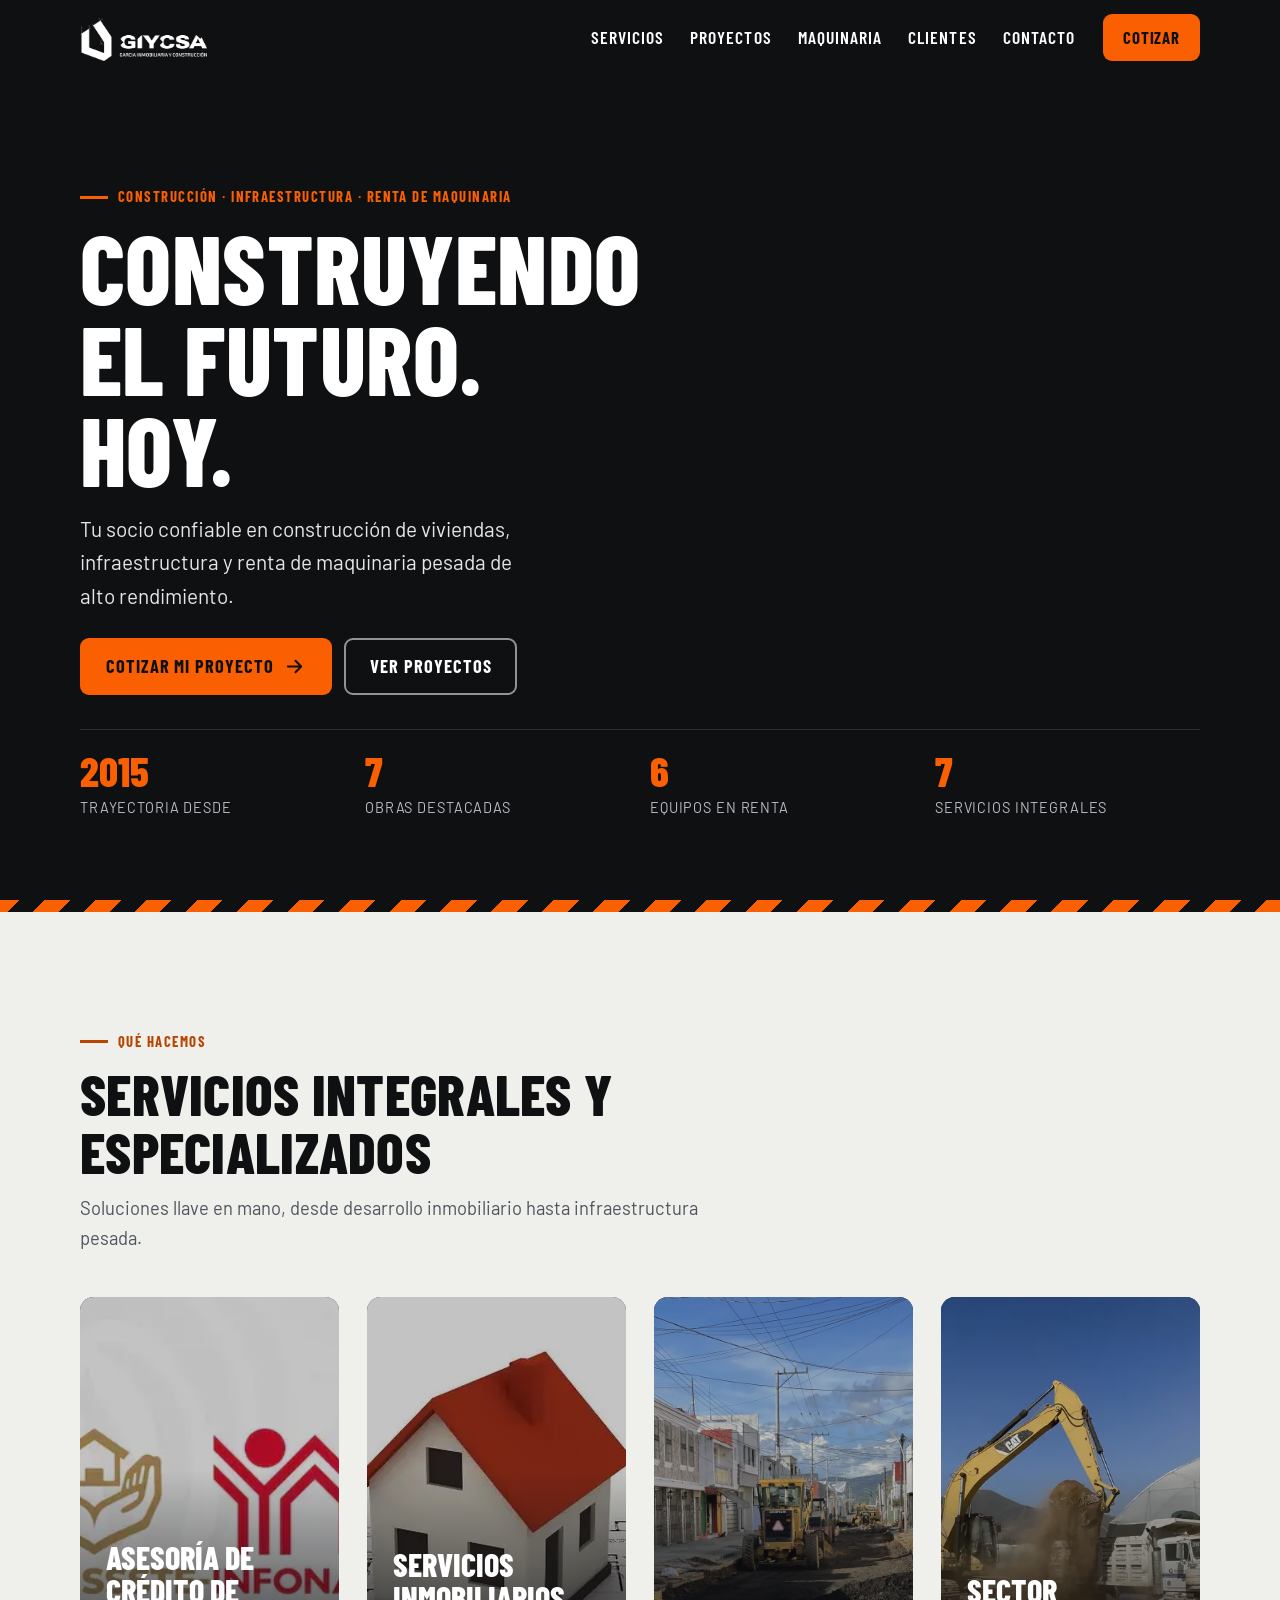
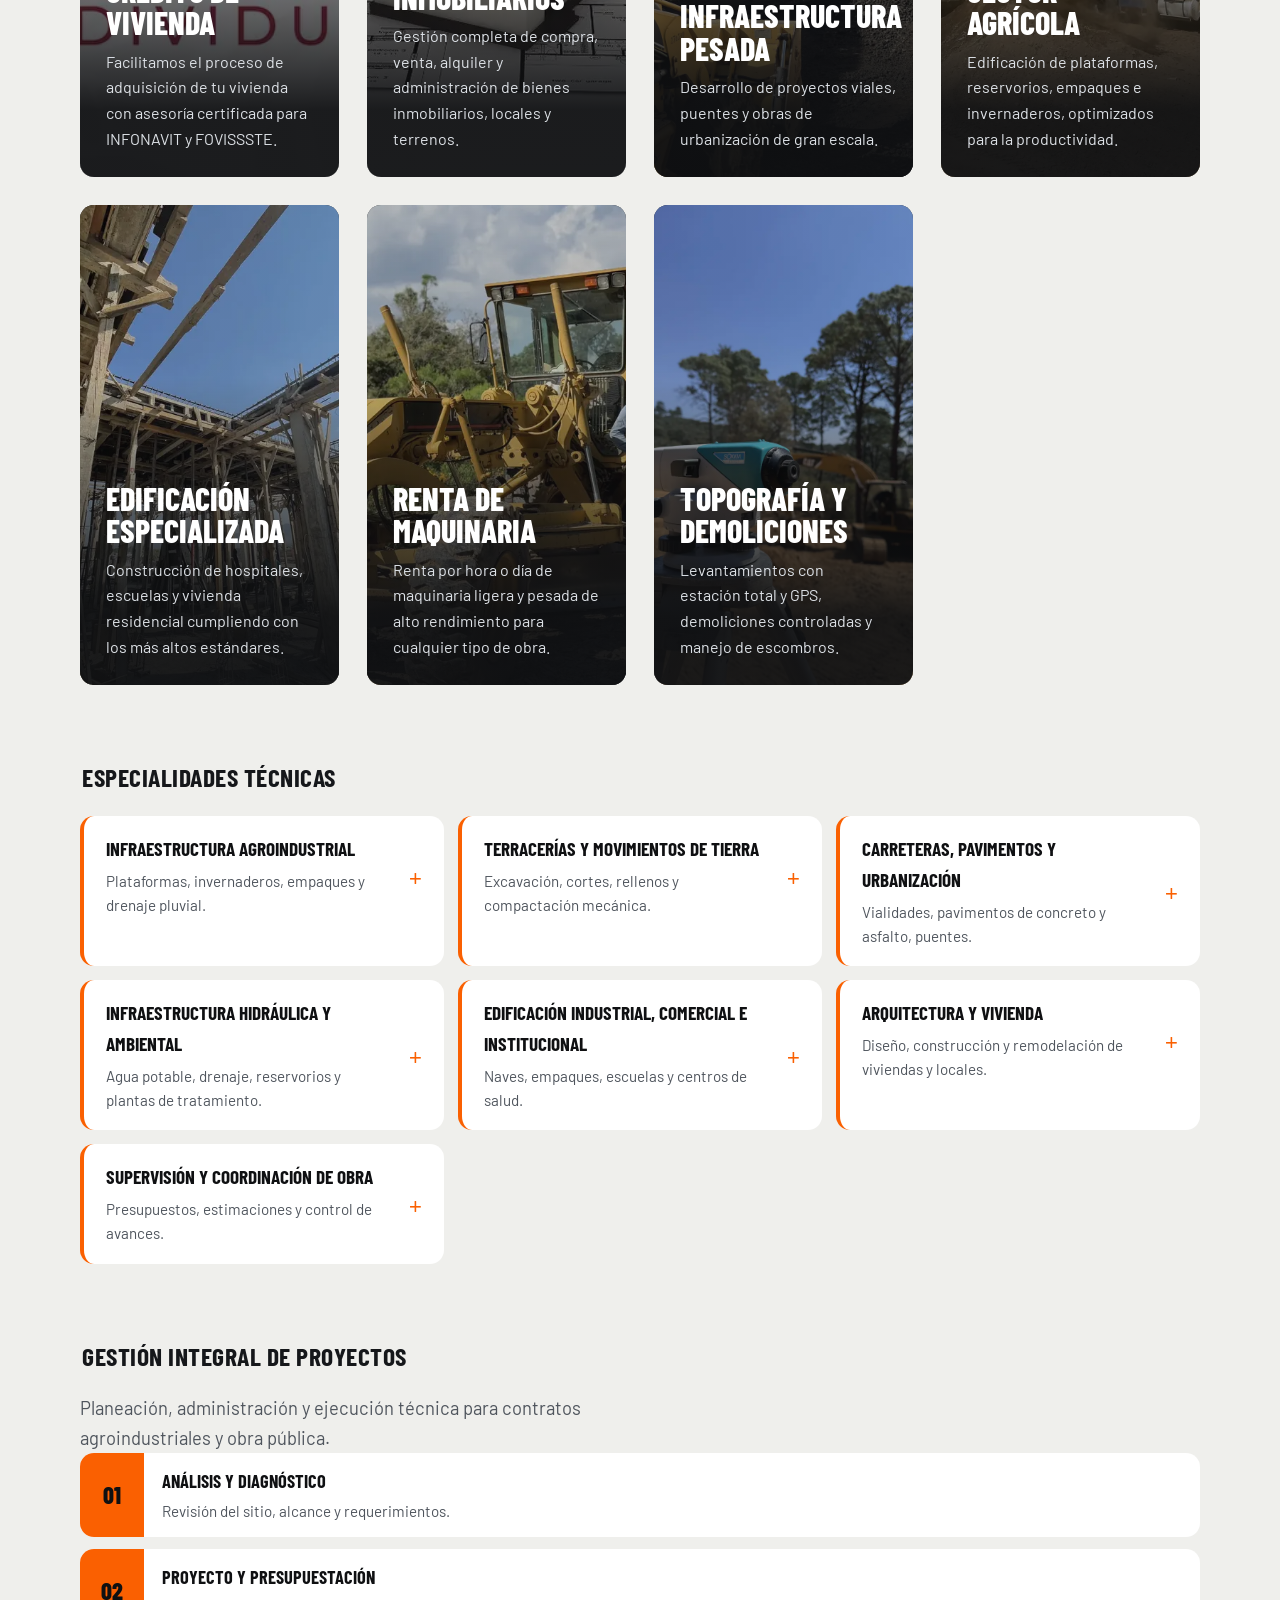
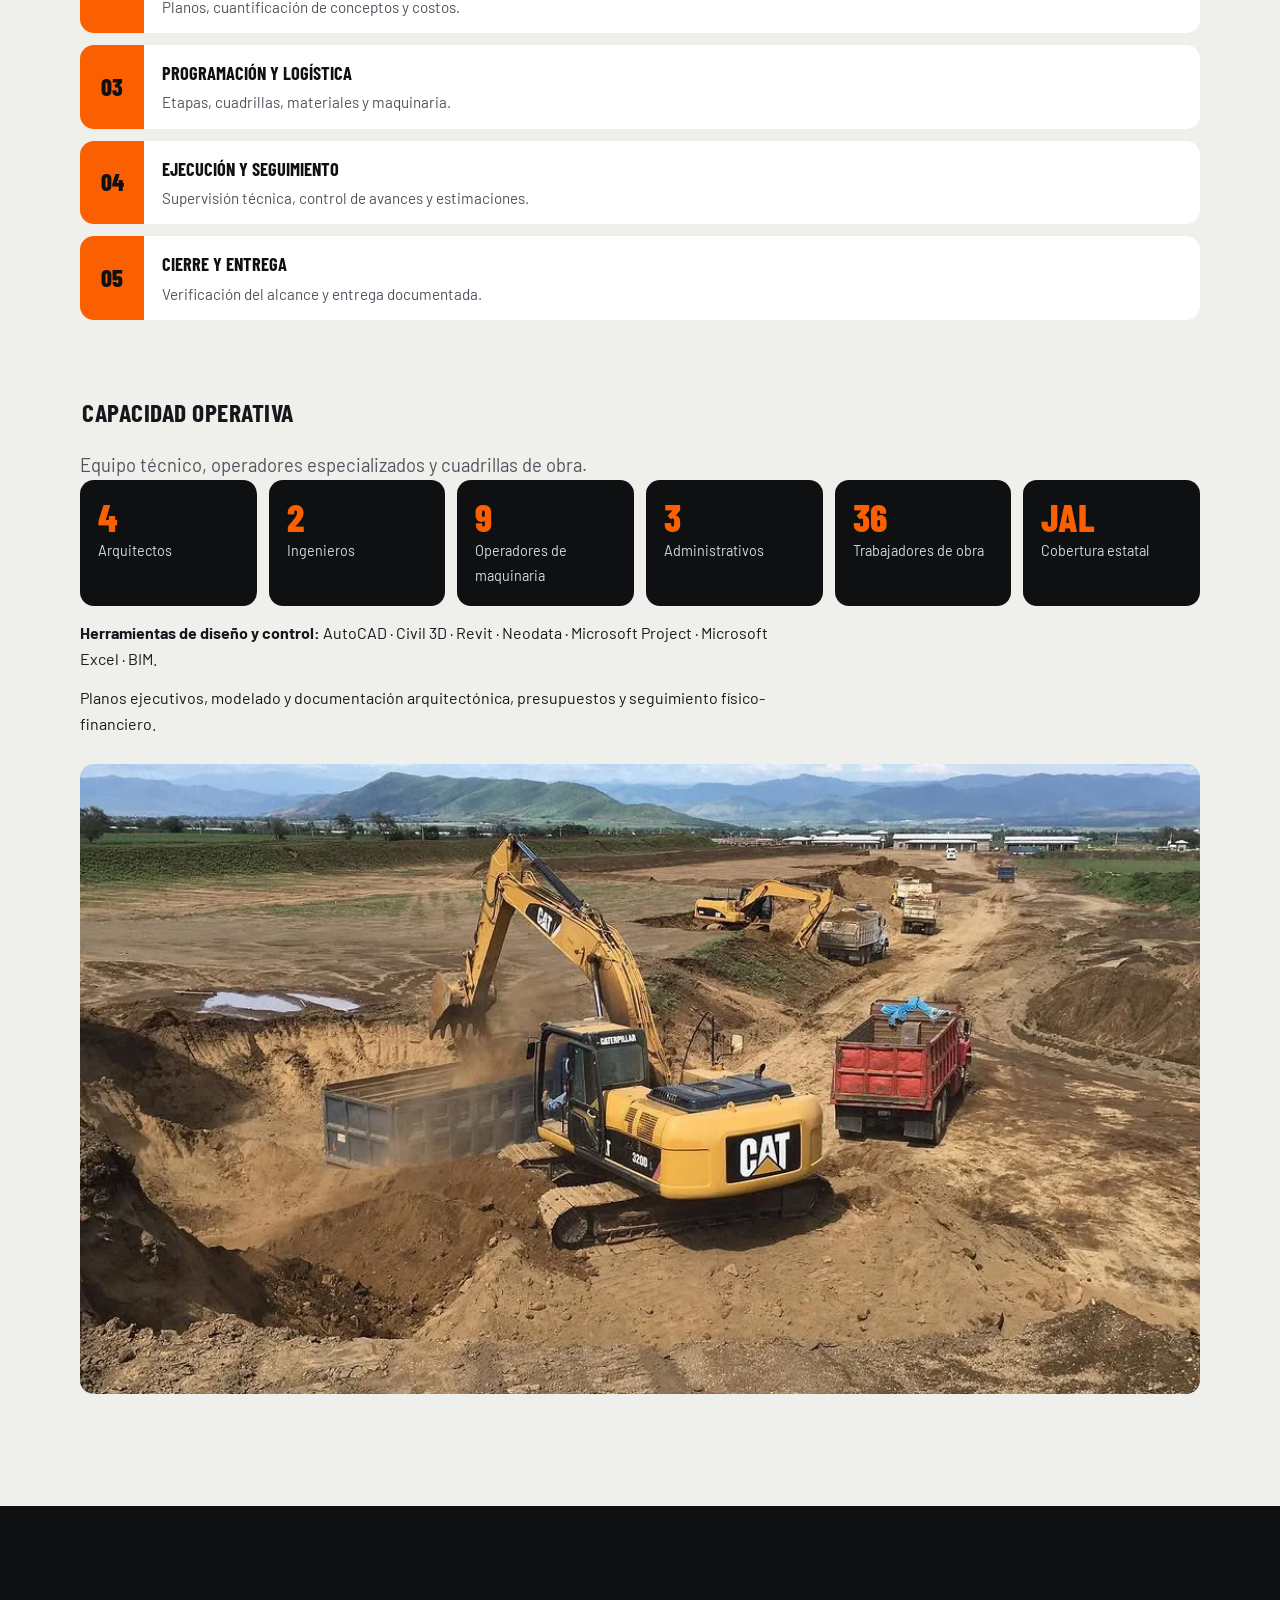
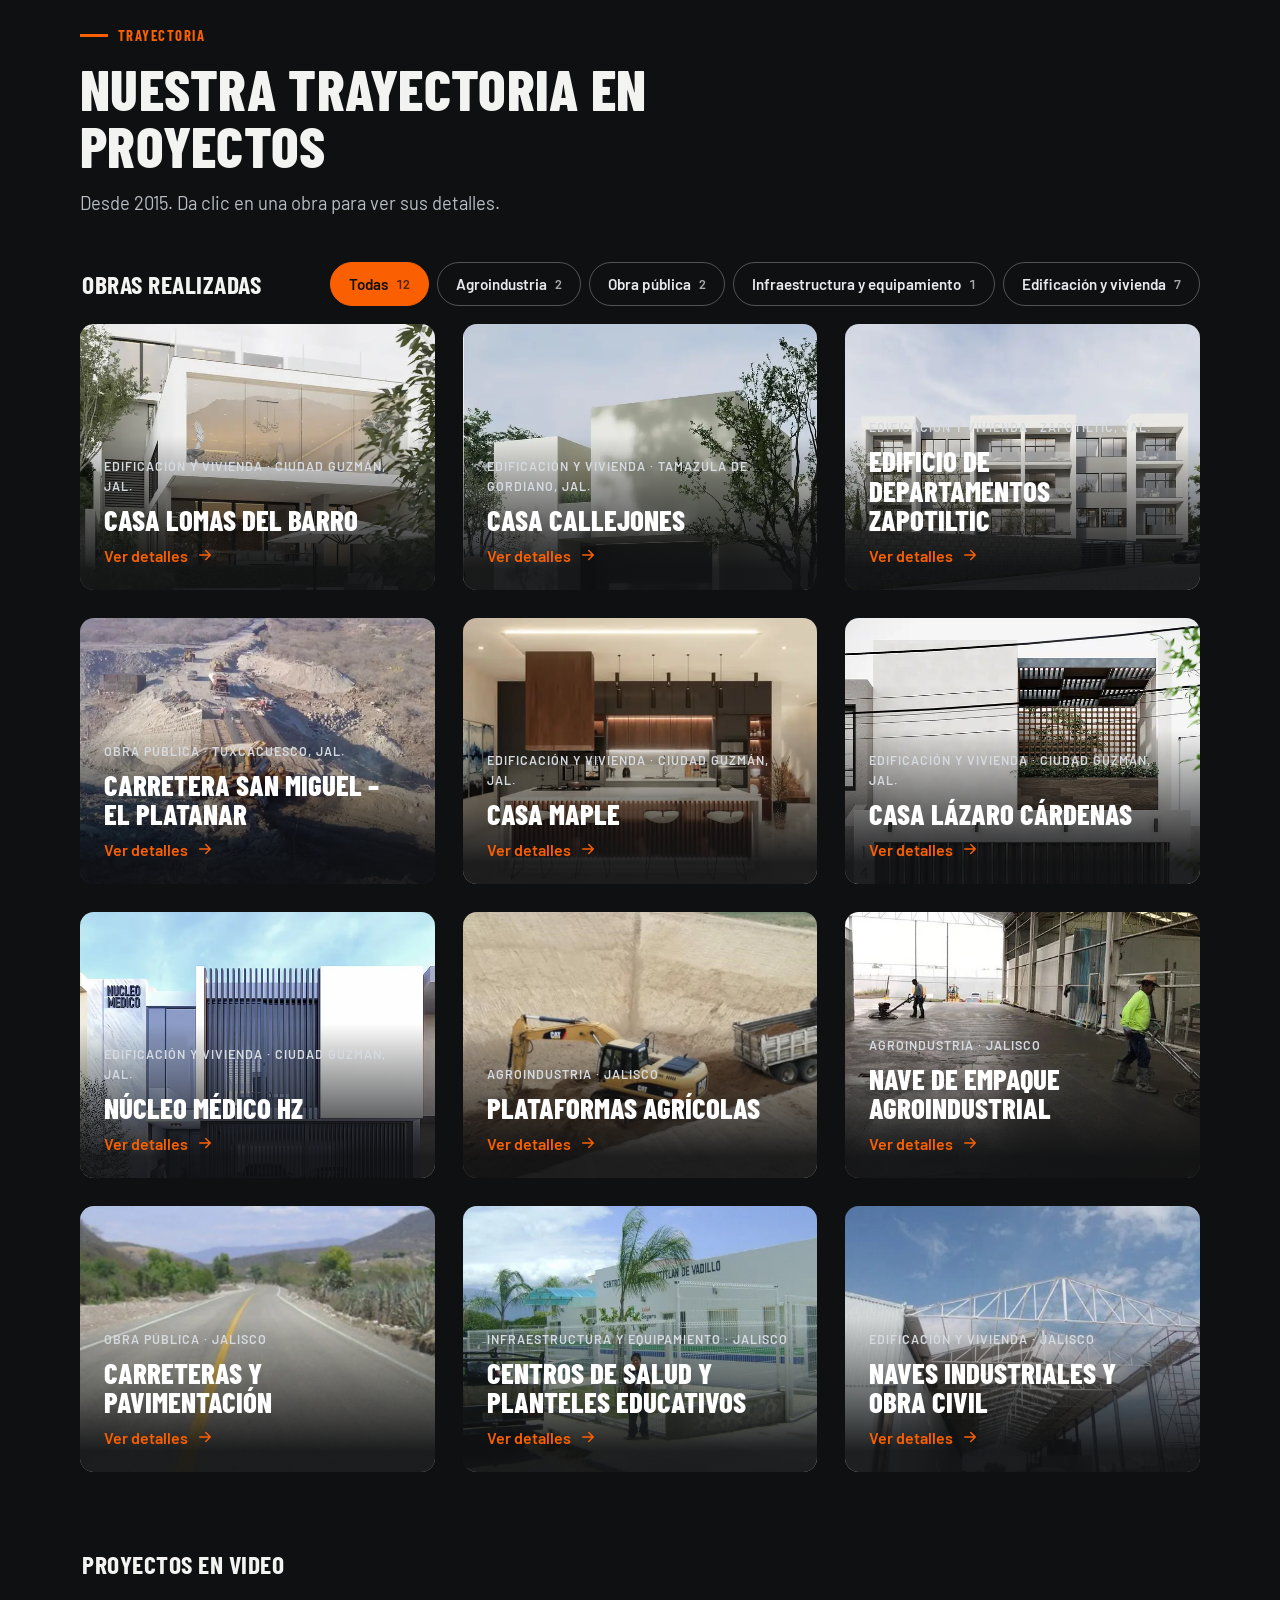
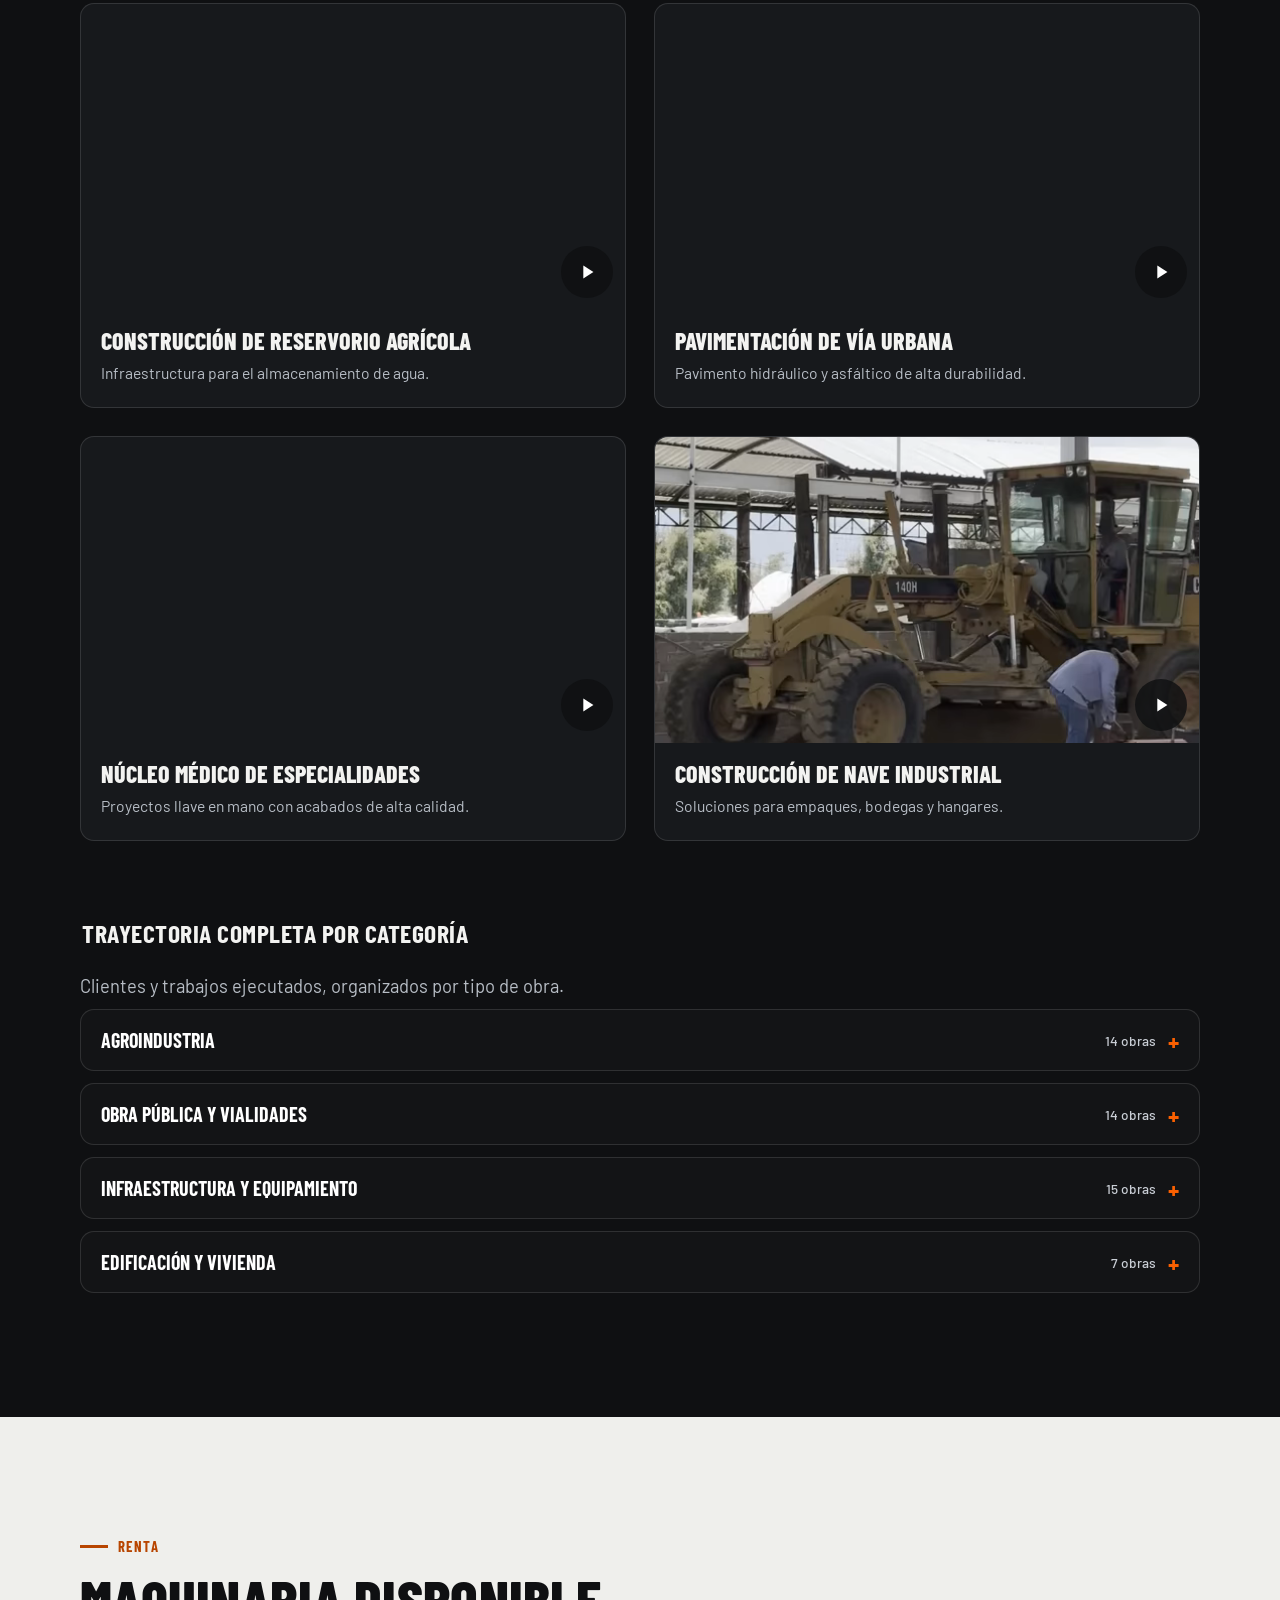
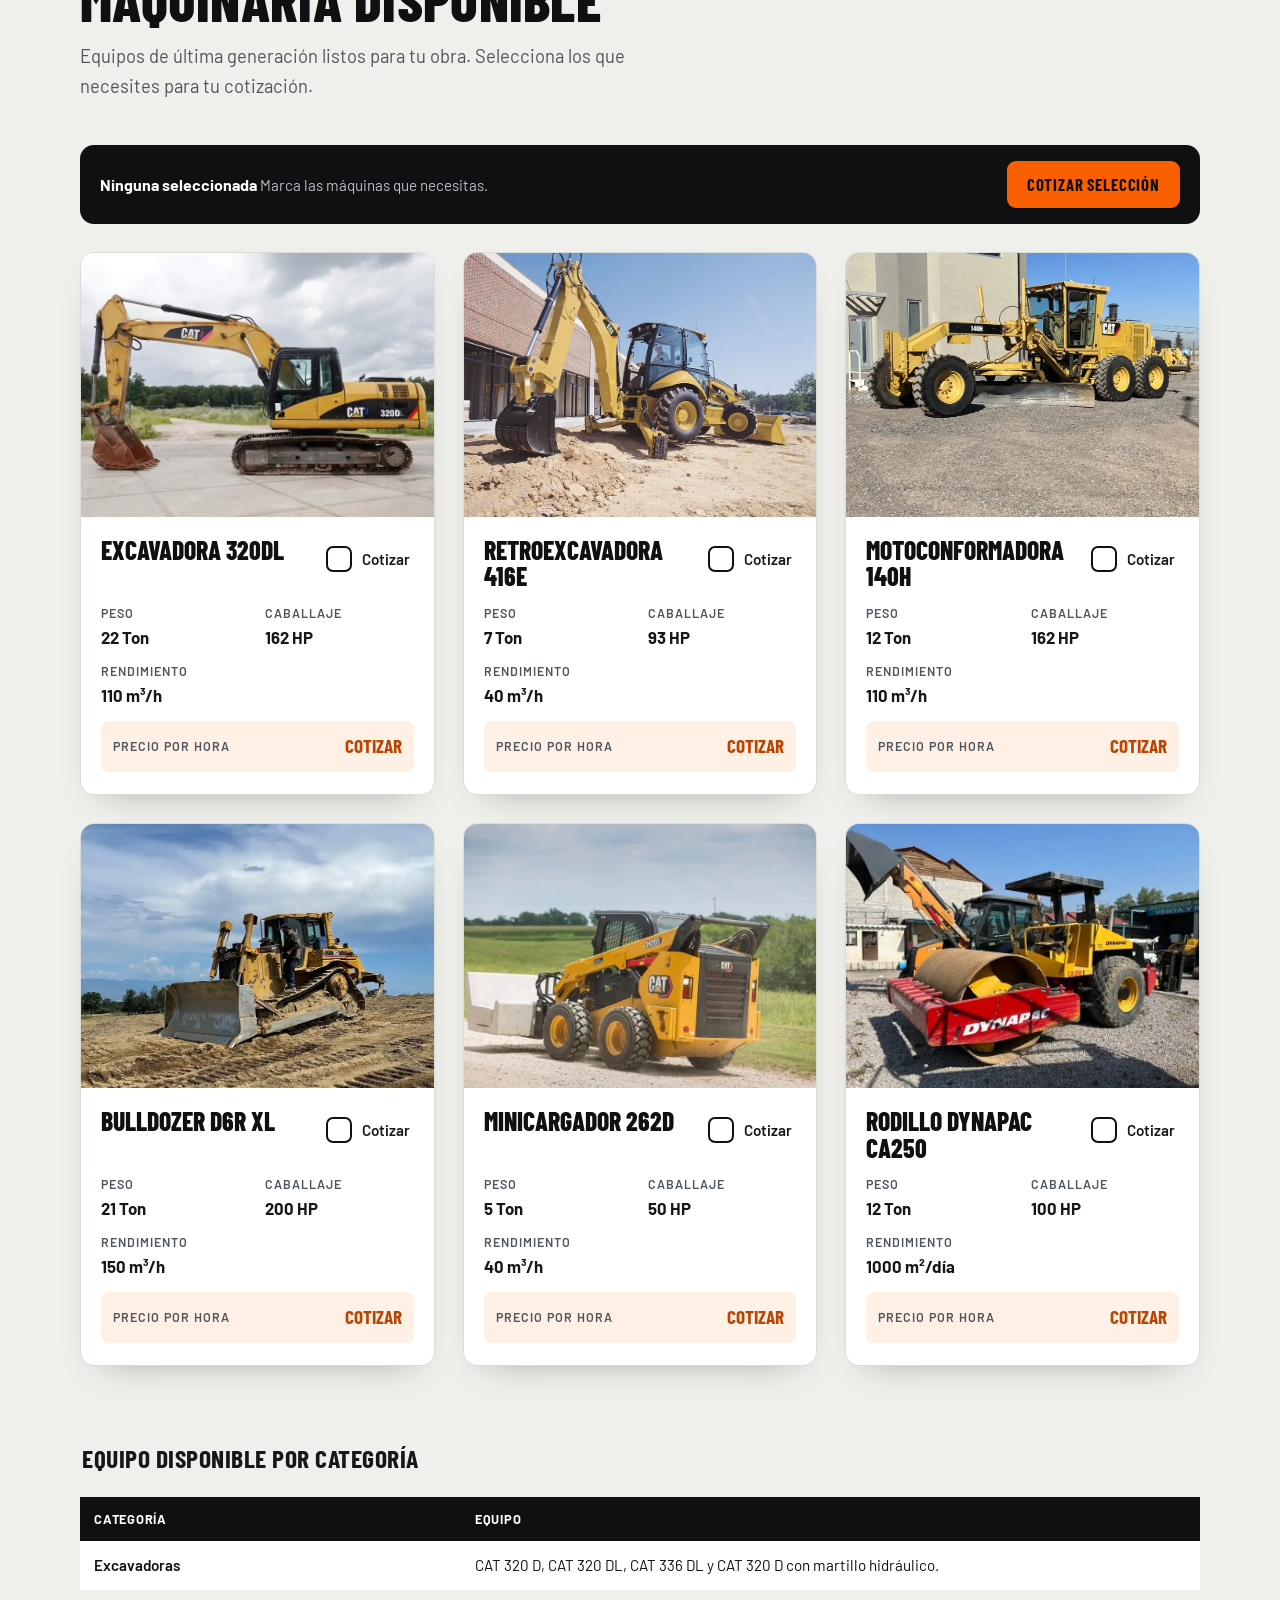
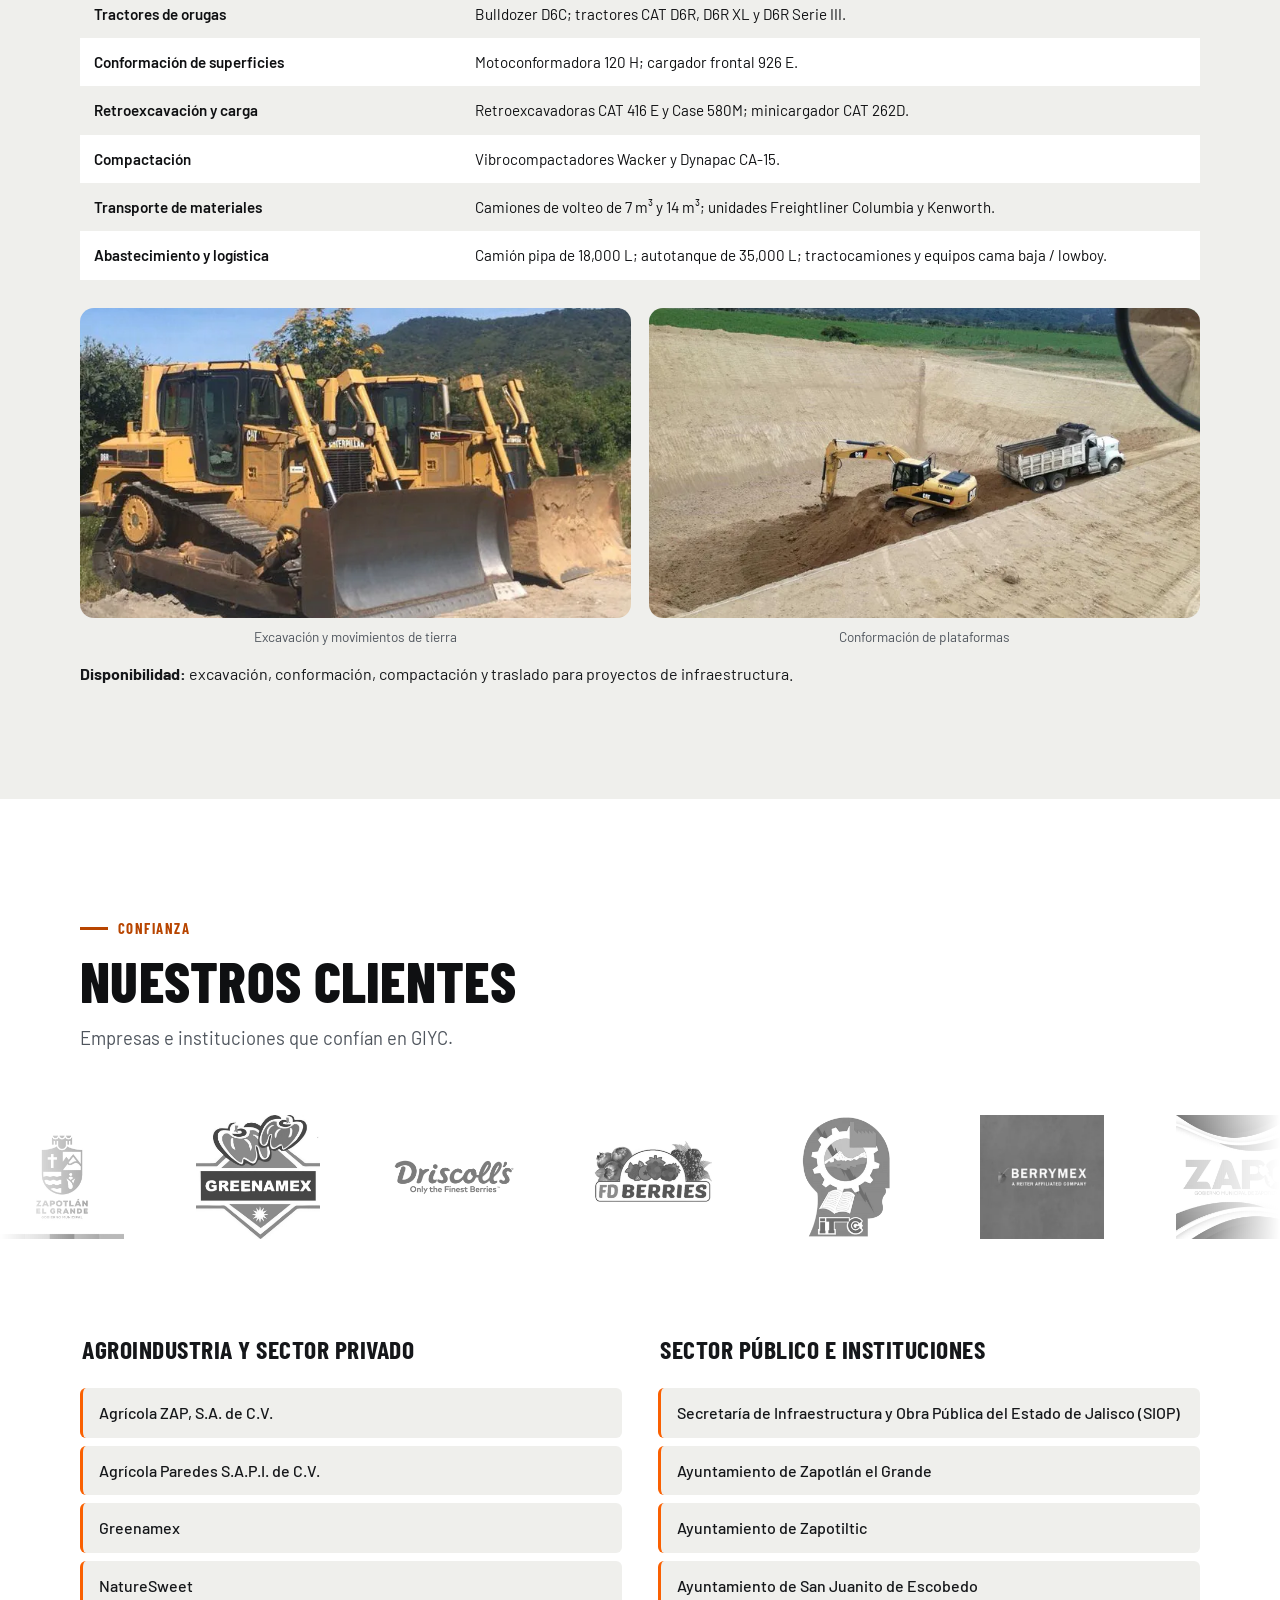
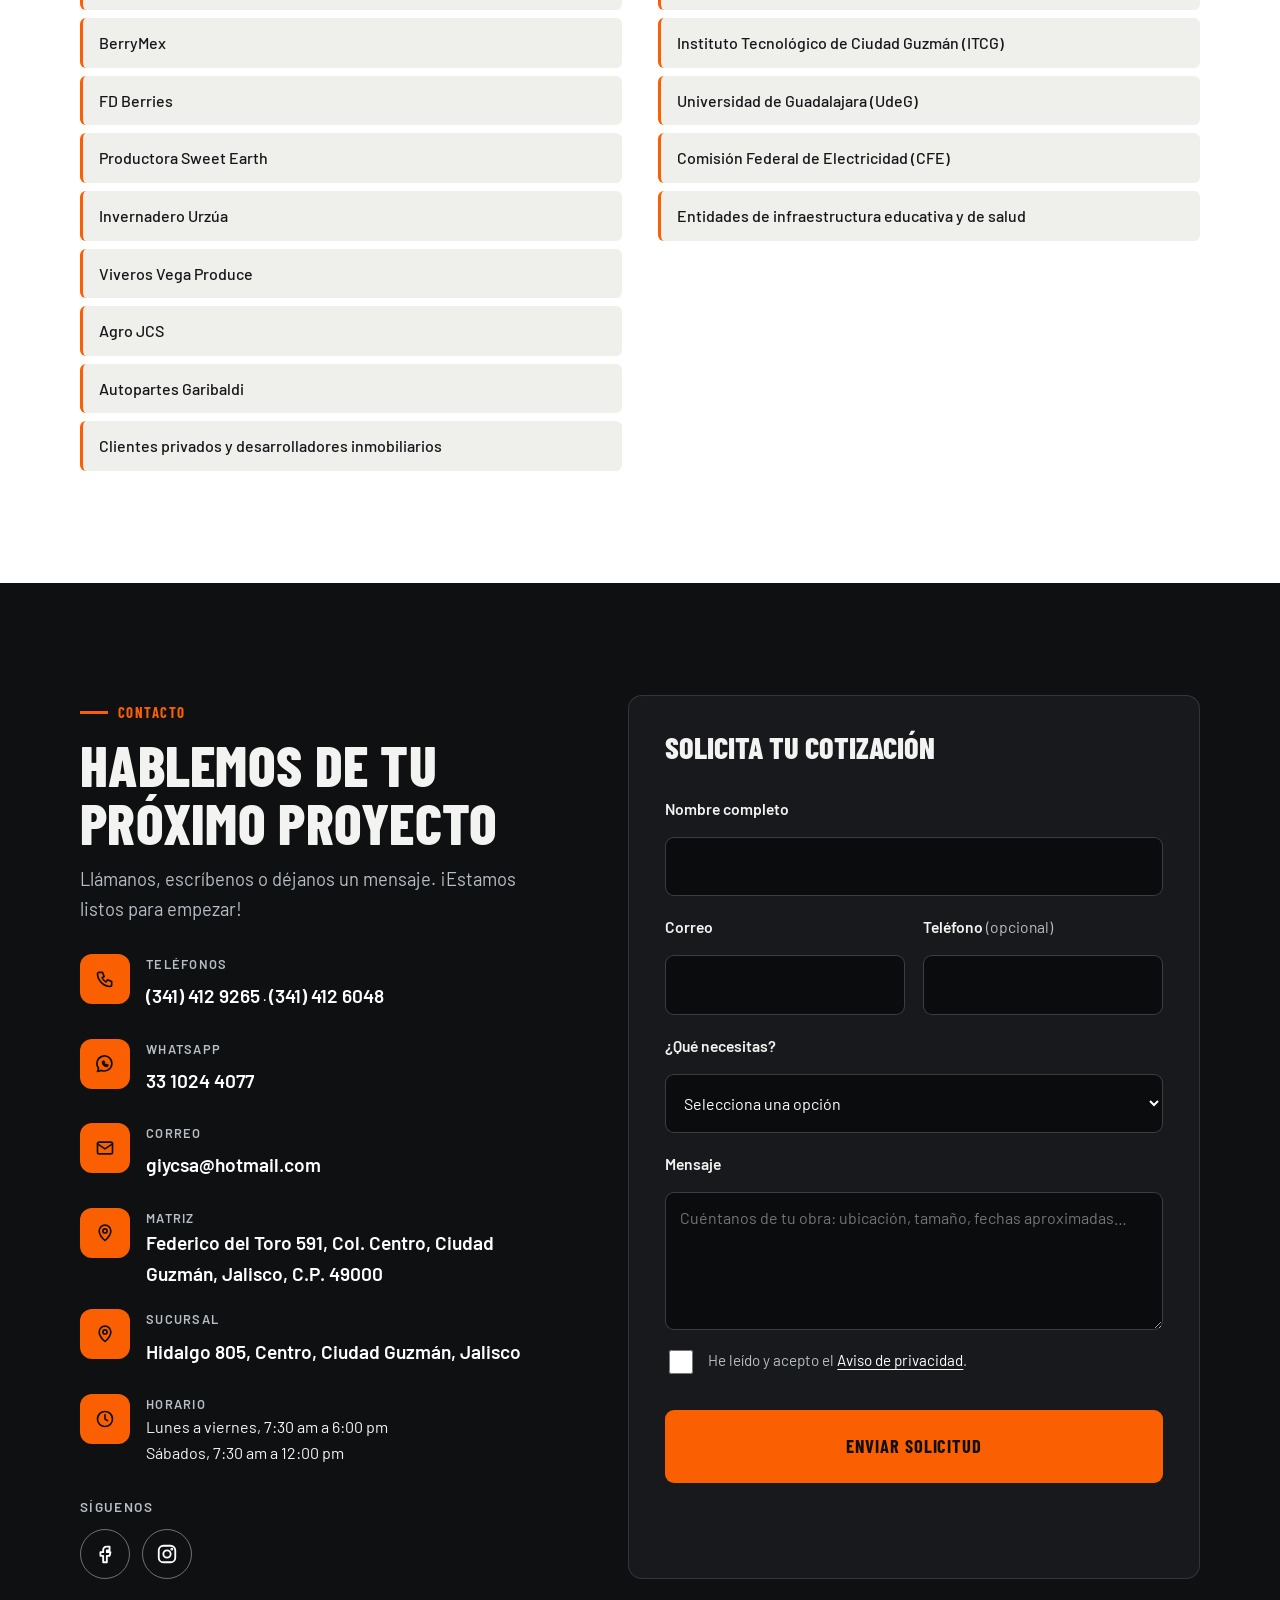
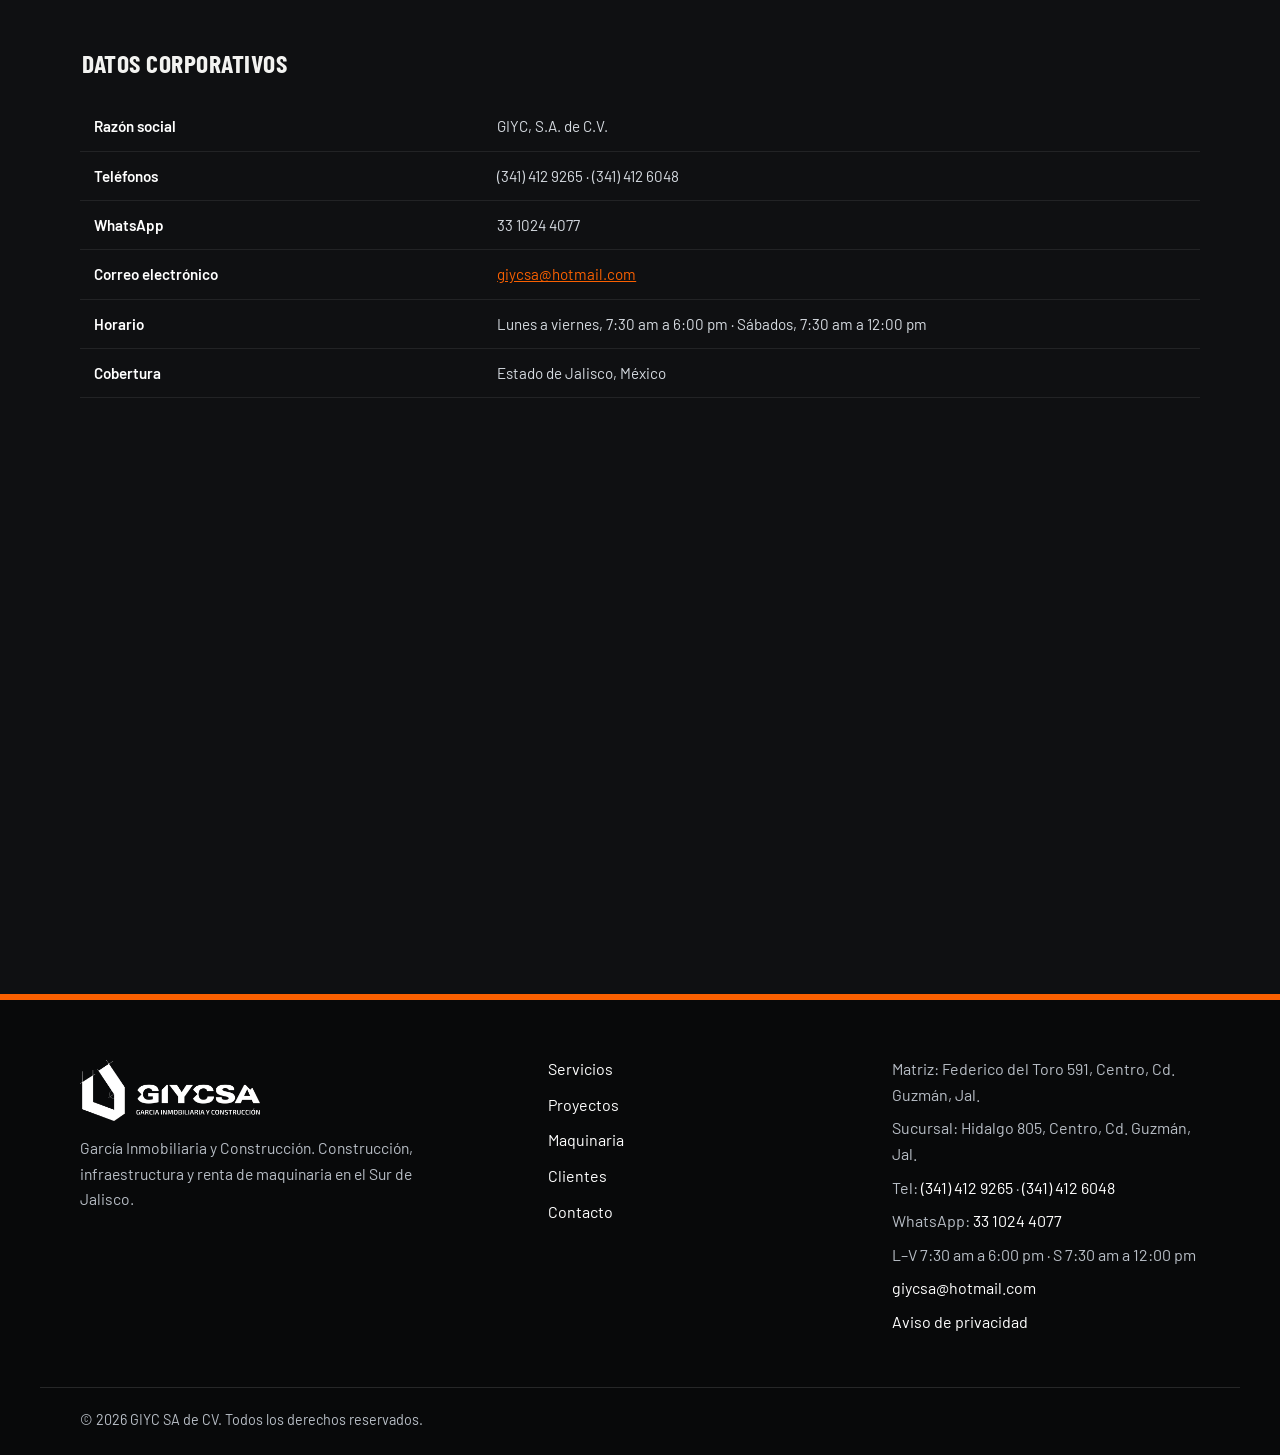
<file: index.html>
<!DOCTYPE html>
<html lang="es-MX">
<head>
    <meta charset="UTF-8">
    <meta name="viewport" content="width=device-width, initial-scale=1, viewport-fit=cover">
    <title>GIYC SA de CV | Constructora y renta de maquinaria en Cd. Guzmán, Jalisco</title>
    <meta name="description" content="GIYC ofrece construcción de edificación, infraestructura y obra pública, además de renta de maquinaria pesada en Ciudad Guzmán y el Sur de Jalisco. Cotiza tu proyecto.">
    <meta name="theme-color" content="#0f1012">
    <meta name="robots" content="index, follow">

    <!-- Open Graph: para que WhatsApp y Facebook muestren título y descripción al compartir -->
    <meta property="og:type" content="website">
    <meta property="og:site_name" content="GIYC SA de CV">
    <meta property="og:title" content="GIYC SA de CV | Constructora y renta de maquinaria en Cd. Guzmán">
    <meta property="og:description" content="Construcción, infraestructura y renta de maquinaria pesada en el Sur de Jalisco.">
    <meta property="og:locale" content="es_MX">

    <link rel="icon" type="image/png" href="logo-giycsa.png">
    <link rel="apple-touch-icon" href="logo-giycsa.png">

    <link rel="preconnect" href="https://fonts.googleapis.com">
    <link rel="preconnect" href="https://fonts.gstatic.com" crossorigin>
    <link rel="stylesheet" href="https://fonts.googleapis.com/css2?family=Barlow:wght@400;500;600;700&family=Barlow+Condensed:wght@600;700;800&display=swap">
    <link rel="stylesheet" href="style.css">
    <script>document.documentElement.classList.add('js');</script>

    <!-- Datos estructurados: ayudan a Google a mostrar la empresa en búsquedas locales -->
    <script type="application/ld+json">
    {
      "@context": "https://schema.org",
      "@type": "GeneralContractor",
      "name": "GIYC SA de CV",
      "legalName": "GIYC, S.A. de C.V.",
      "alternateName": "García Inmobiliaria y Construcción",
      "description": "Construcción de edificación, infraestructura, obra pública y plataformas agroindustriales, y renta de maquinaria pesada en Ciudad Guzmán, Jalisco.",
      "foundingDate": "2015-06-30",
      "telephone": "+52-341-412-9265",
      "email": "giycsa@hotmail.com",
      "address": {
        "@type": "PostalAddress",
        "streetAddress": "Federico del Toro 591, Col. Centro",
        "addressLocality": "Ciudad Guzmán",
        "postalCode": "49000",
        "addressRegion": "Jalisco",
        "addressCountry": "MX"
      },
      "openingHoursSpecification": [
        { "@type": "OpeningHoursSpecification", "dayOfWeek": ["Monday", "Tuesday", "Wednesday", "Thursday", "Friday"], "opens": "07:30", "closes": "18:00" },
        { "@type": "OpeningHoursSpecification", "dayOfWeek": "Saturday", "opens": "07:30", "closes": "12:00" }
      ],
      "areaServed": { "@type": "State", "name": "Jalisco" },
      "sameAs": [
        "https://www.facebook.com/giycsamx",
        "https://www.instagram.com/giycsa/"
      ]
    }
    </script>
</head>
<body>

    <a class="skip-link" href="#principal">Saltar al contenido</a>

    <!-- Íconos en línea: no dependen de ningún CDN -->
    <svg xmlns="http://www.w3.org/2000/svg" style="display:none" aria-hidden="true">
        <symbol id="i-menu" viewBox="0 0 24 24"><path d="M3 6h18M3 12h18M3 18h18"/></symbol>
        <symbol id="i-close" viewBox="0 0 24 24"><path d="M6 6l12 12M18 6L6 18"/></symbol>
        <symbol id="i-phone" viewBox="0 0 24 24"><path d="M5 4h4l2 5-2.5 1.5a11 11 0 0 0 5 5L15 13l5 2v4a2 2 0 0 1-2 2A16 16 0 0 1 3 6a2 2 0 0 1 2-2z"/></symbol>
        <symbol id="i-whatsapp" viewBox="0 0 24 24"><path d="M3 21l1.3-4A9 9 0 1 1 8 19.7L3 21z"/><path d="M9 9.5c0 3 2.5 5.5 5.5 5.5l1-1.5-2-1-1 1a4 4 0 0 1-2-2l1-1-1-2-1.5 1z"/></symbol>
        <symbol id="i-facebook" viewBox="0 0 24 24"><path d="M14 8h3V4h-3c-2.8 0-4 1.8-4 4v2H7v4h3v7h4v-7h3l1-4h-4V8.5c0-.3.2-.5.5-.5z"/></symbol>
        <symbol id="i-instagram" viewBox="0 0 24 24"><rect x="3" y="3" width="18" height="18" rx="5"/><circle cx="12" cy="12" r="4"/><circle cx="17.3" cy="6.7" r=".6"/></symbol>
        <symbol id="i-mail" viewBox="0 0 24 24"><rect x="3" y="5" width="18" height="14" rx="2"/><path d="M3 7l9 6 9-6"/></symbol>
        <symbol id="i-pin" viewBox="0 0 24 24"><path d="M12 21s-7-6.2-7-11.5A7 7 0 0 1 19 9.5C19 14.8 12 21 12 21z"/><circle cx="12" cy="9.5" r="2.5"/></symbol>
        <symbol id="i-prev" viewBox="0 0 24 24"><path d="M15 5l-7 7 7 7"/></symbol>
        <symbol id="i-next" viewBox="0 0 24 24"><path d="M9 5l7 7-7 7"/></symbol>
        <symbol id="i-arrow" viewBox="0 0 24 24"><path d="M5 12h14M13 6l6 6-6 6"/></symbol>
        <symbol id="i-play" viewBox="0 0 24 24"><path d="M8 5v14l11-7z" fill="currentColor" stroke="none"/></symbol>
        <symbol id="i-pause" viewBox="0 0 24 24"><path d="M8 5v14M16 5v14" stroke-width="3"/></symbol>
        <symbol id="i-check" viewBox="0 0 24 24"><path d="M5 12.5l4.5 4.5L19 7.5"/></symbol>
        <symbol id="i-clock" viewBox="0 0 24 24"><circle cx="12" cy="12" r="9"/><path d="M12 7v5l3 2"/></symbol>
    </svg>

    <header class="site-header" id="encabezado">
        <div class="container header-inner">
            <a class="brand" href="#inicio">
                <img src="logo-giycsa-blanco.png" alt="GIYC SA de CV" width="700" height="263">
            </a>

            <button class="nav-toggle" type="button" aria-expanded="false" aria-controls="menu-principal">
                <svg class="icon icon--menu" aria-hidden="true"><use href="#i-menu"/></svg>
                <svg class="icon icon--close" aria-hidden="true"><use href="#i-close"/></svg>
                <span class="lbl-open">Menú</span>
                <span class="lbl-close">Cerrar</span>
            </button>

            <nav class="main-nav" id="menu-principal" aria-label="Principal">
                <ul>
                    <li><a href="#servicios">Servicios</a></li>
                    <li><a href="#proyectos">Proyectos</a></li>
                    <li><a href="#maquinaria">Maquinaria</a></li>
                    <li><a href="#clientes">Clientes</a></li>
                    <li><a href="#contacto">Contacto</a></li>
                </ul>
                <div class="nav-panel-footer">
                    <a class="btn btn--ghost" href="tel:+523414129265"><svg class="icon" aria-hidden="true"><use href="#i-phone"/></svg> Llamar ahora</a>
                    <a class="btn btn--primary" href="#contacto">Cotizar proyecto</a>
                </div>
            </nav>

            <a class="btn btn--primary btn--sm header-cta" href="#contacto">Cotizar</a>
        </div>
    </header>

    <main id="principal">

        <!-- ============================ INICIO ============================ -->
        <section id="inicio" class="hero" aria-labelledby="titulo-hero">
            <div class="hero__media" aria-hidden="true">
                <img class="hero__slide" style="--i:0" src="images/slideshow/slide1-m.webp" srcset="images/slideshow/slide1-m.webp 900w, images/slideshow/slide1.webp 1920w" sizes="100vw" alt="" fetchpriority="high">
                <img class="hero__slide" style="--i:1" src="images/slideshow/slide2-m.webp" srcset="images/slideshow/slide2-m.webp 900w, images/slideshow/slide2.webp 1920w" sizes="100vw" alt="" loading="lazy">
                <img class="hero__slide" style="--i:2" src="images/slideshow/slide3-m.webp" srcset="images/slideshow/slide3-m.webp 900w, images/slideshow/slide3.webp 1920w" sizes="100vw" alt="" loading="lazy">
                <img class="hero__slide" style="--i:3" src="images/slideshow/slide4-m.webp" srcset="images/slideshow/slide4-m.webp 900w, images/slideshow/slide4.webp 1920w" sizes="100vw" alt="" loading="lazy">
                <img class="hero__slide" style="--i:4" src="images/slideshow/slide5-m.webp" srcset="images/slideshow/slide5-m.webp 900w, images/slideshow/slide5.webp 1920w" sizes="100vw" alt="" loading="lazy">
                <img class="hero__slide" style="--i:5" src="images/slideshow/slide6-m.webp" srcset="images/slideshow/slide6-m.webp 900w, images/slideshow/slide6.webp 1920w" sizes="100vw" alt="" loading="lazy">
                <img class="hero__slide" style="--i:6" src="images/slideshow/slide7-m.webp" srcset="images/slideshow/slide7-m.webp 900w, images/slideshow/slide7.webp 1920w" sizes="100vw" alt="" loading="lazy">
                <img class="hero__slide" style="--i:7" src="images/slideshow/slide8-m.webp" srcset="images/slideshow/slide8-m.webp 900w, images/slideshow/slide8.webp 1920w" sizes="100vw" alt="" loading="lazy">
                <img class="hero__slide" style="--i:8" src="images/slideshow/slide9-m.webp" srcset="images/slideshow/slide9-m.webp 900w, images/slideshow/slide9.webp 1920w" sizes="100vw" alt="" loading="lazy">
                <div class="hero__shade"></div>
            </div>

            <div class="container hero__content">
                <p class="eyebrow eyebrow--light">Construcción · Infraestructura · Renta de maquinaria</p>
                <h1 id="titulo-hero">Construyendo el Futuro. Hoy.</h1>
                <p class="hero__lead">Tu socio confiable en construcción de viviendas, infraestructura y renta de maquinaria pesada de alto rendimiento.</p>
                <div class="hero__actions">
                    <a class="btn btn--primary" href="#contacto">Cotizar mi proyecto <svg class="icon" aria-hidden="true"><use href="#i-arrow"/></svg></a>
                    <a class="btn btn--ghost" href="#proyectos">Ver proyectos</a>
                </div>
                <ul class="hero__stats">
                    <li><strong>2015</strong><span>Trayectoria desde</span></li>
                    <li><strong>7</strong><span>Obras destacadas</span></li>
                    <li><strong>6</strong><span>Equipos en renta</span></li>
                    <li><strong>7</strong><span>Servicios integrales</span></li>
                </ul>
            </div>
        </section>
        <div class="hazard" aria-hidden="true"></div>

        <!-- ============================ SERVICIOS ============================ -->
        <section id="servicios" class="section section--light" aria-labelledby="titulo-servicios">
            <div class="container">
                <header class="section-head reveal">
                    <p class="eyebrow">Qué hacemos</p>
                    <h2 id="titulo-servicios">Servicios integrales y especializados</h2>
                    <p class="lead">Soluciones llave en mano, desde desarrollo inmobiliario hasta infraestructura pesada.</p>
                </header>
            </div>

            <div class="container">
                <ul class="grid grid--servicios">
                        <li>
                            <article class="service-card">
                                <img src="images/servicios/credito.webp" alt="" loading="lazy" draggable="false">
                                <div class="service-card__body">
                                    <h3>Asesoría de Crédito de Vivienda</h3>
                                    <p>Facilitamos el proceso de adquisición de tu vivienda con asesoría certificada para INFONAVIT y FOVISSSTE.</p>
                                </div>
                            </article>
                        </li>
                        <li>
                            <article class="service-card">
                                <img src="images/servicios/inmobiliaria.webp" alt="" loading="lazy" draggable="false">
                                <div class="service-card__body">
                                    <h3>Servicios Inmobiliarios</h3>
                                    <p>Gestión completa de compra, venta, alquiler y administración de bienes inmobiliarios, locales y terrenos.</p>
                                </div>
                            </article>
                        </li>
                        <li>
                            <article class="service-card">
                                <img src="images/servicios/infraestructura.webp" alt="" loading="lazy" draggable="false">
                                <div class="service-card__body">
                                    <h3>Infraestructura Pesada</h3>
                                    <p>Desarrollo de proyectos viales, puentes y obras de urbanización de gran escala.</p>
                                </div>
                            </article>
                        </li>
                        <li>
                            <article class="service-card">
                                <img src="images/servicios/agricola.webp" alt="" loading="lazy" draggable="false">
                                <div class="service-card__body">
                                    <h3>Sector Agrícola</h3>
                                    <p>Edificación de plataformas, reservorios, empaques e invernaderos, optimizados para la productividad.</p>
                                </div>
                            </article>
                        </li>
                        <li>
                            <article class="service-card">
                                <img src="images/servicios/edificacion.webp" alt="" loading="lazy" draggable="false">
                                <div class="service-card__body">
                                    <h3>Edificación Especializada</h3>
                                    <p>Construcción de hospitales, escuelas y vivienda residencial cumpliendo con los más altos estándares.</p>
                                </div>
                            </article>
                        </li>
                        <li>
                            <article class="service-card">
                                <img src="images/servicios/renta.webp" alt="" loading="lazy" draggable="false">
                                <div class="service-card__body">
                                    <h3>Renta de Maquinaria</h3>
                                    <p>Renta por hora o día de maquinaria ligera y pesada de alto rendimiento para cualquier tipo de obra.</p>
                                </div>
                            </article>
                        </li>
                        <li>
                            <article class="service-card">
                                <img src="images/servicios/topografia.webp" alt="" loading="lazy" draggable="false">
                                <div class="service-card__body">
                                    <h3>Topografía y Demoliciones</h3>
                                    <p>Levantamientos con estación total y GPS, demoliciones controladas y manejo de escombros.</p>
                                </div>
                            </article>
                        </li>
                </ul>
            </div>
            <div class="container info-block">
                <h3 class="subhead">Especialidades técnicas</h3>
                <ul class="specs-grid">
                    <li><details class="spec"><summary><h4>Infraestructura agroindustrial</h4><span class="spec__short">Plataformas, invernaderos, empaques y drenaje pluvial.</span></summary><p>Preparación de superficies, despalme, nivelación y compactación de plataformas para invernaderos y malla sombra; movimientos de tierra, obras de contención, infraestructura pluvial, empaques agrícolas y oficinas operativas.</p></details></li>
                    <li><details class="spec"><summary><h4>Terracerías y movimientos de tierra</h4><span class="spec__short">Excavación, cortes, rellenos y compactación mecánica.</span></summary><p>Excavación, cortes, rellenos, conformación de terraplenes, acondicionamiento de terrenos, acarreo de material, compactación mecánica y habilitación de áreas para instalaciones productivas y obra civil.</p></details></li>
                    <li><details class="spec"><summary><h4>Carreteras, pavimentos y urbanización</h4><span class="spec__short">Vialidades, pavimentos de concreto y asfalto, puentes.</span></summary><p>Construcción, rehabilitación y conservación de vialidades; pavimentos de concreto hidráulico, asfalto y empedrado ahogado; caminos de acceso, puentes, vados, guarniciones, banquetas y obras de drenaje.</p></details></li>
                    <li><details class="spec"><summary><h4>Infraestructura hidráulica y ambiental</h4><span class="spec__short">Agua potable, drenaje, reservorios y plantas de tratamiento.</span></summary><p>Redes de agua potable y drenaje sanitario, colectores, canales pluviales, diques de captación, reservorios, plantas de tratamiento y obras complementarias de saneamiento.</p></details></li>
                    <li><details class="spec"><summary><h4>Edificación industrial, comercial e institucional</h4><span class="spec__short">Naves, empaques, escuelas y centros de salud.</span></summary><p>Construcción, ampliación, adaptación y mantenimiento de naves industriales, empaques, bodegas, oficinas, centros de salud, planteles educativos, edificios de servicios y espacios comunitarios.</p></details></li>
                    <li><details class="spec"><summary><h4>Arquitectura y vivienda</h4><span class="spec__short">Diseño, construcción y remodelación de viviendas y locales.</span></summary><p>Diseño arquitectónico y ejecutivo, construcción de viviendas unifamiliares, residencias, ampliaciones, remodelaciones, locales comerciales y desarrollos inmobiliarios.</p></details></li>
                    <li><details class="spec"><summary><h4>Supervisión y coordinación de obra</h4><span class="spec__short">Presupuestos, estimaciones y control de avances.</span></summary><p>Planeación, estimaciones, presupuestos, cuantificaciones, control de avances, coordinación de especialidades, seguimiento físico de obra y administración técnica de proyectos.</p></details></li>
                </ul>
            </div>

            <div class="container info-block">
                <h3 class="subhead">Gestión integral de proyectos</h3>
                <p class="lead">Planeación, administración y ejecución técnica para contratos agroindustriales y obra pública.</p>
                <ol class="steps">
                    <li><span class="steps__n">01</span><div><h4>Análisis y diagnóstico</h4><p>Revisión del sitio, alcance y requerimientos.</p></div></li>
                    <li><span class="steps__n">02</span><div><h4>Proyecto y presupuestación</h4><p>Planos, cuantificación de conceptos y costos.</p></div></li>
                    <li><span class="steps__n">03</span><div><h4>Programación y logística</h4><p>Etapas, cuadrillas, materiales y maquinaria.</p></div></li>
                    <li><span class="steps__n">04</span><div><h4>Ejecución y seguimiento</h4><p>Supervisión técnica, control de avances y estimaciones.</p></div></li>
                    <li><span class="steps__n">05</span><div><h4>Cierre y entrega</h4><p>Verificación del alcance y entrega documentada.</p></div></li>
                </ol>
            </div>

            <div class="container info-block">
                <h3 class="subhead">Capacidad operativa</h3>
                <p class="lead">Equipo técnico, operadores especializados y cuadrillas de obra.</p>
                <ul class="stats-grid">
                    <li><strong>4</strong><span>Arquitectos</span></li>
                    <li><strong>2</strong><span>Ingenieros</span></li>
                    <li><strong>9</strong><span>Operadores de maquinaria</span></li>
                    <li><strong>3</strong><span>Administrativos</span></li>
                    <li><strong>36</strong><span>Trabajadores de obra</span></li>
                    <li><strong>JAL</strong><span>Cobertura estatal</span></li>
                </ul>
                <p class="info-note"><strong>Herramientas de diseño y control:</strong> AutoCAD · Civil 3D · Revit · Neodata · Microsoft Project · Microsoft Excel · BIM.</p>
                <p class="info-note">Planos ejecutivos, modelado y documentación arquitectónica, presupuestos y seguimiento físico-financiero.</p>
                <figure class="cv-banner"><img src="images/cv/excavacion-hero.webp" alt="Excavadoras y camiones de volteo trabajando en un frente de obra" loading="lazy"></figure>
            </div>
        </section>

        <!-- ============================ PROYECTOS ============================ -->
        <section id="proyectos" class="section section--dark" aria-labelledby="titulo-proyectos">
            <div class="container">
                <header class="section-head reveal">
                    <p class="eyebrow">Trayectoria</p>
                    <h2 id="titulo-proyectos">Nuestra trayectoria en proyectos</h2>
                    <p class="lead">Desde 2015. Da clic en una obra para ver sus detalles.</p>
                </header>
            </div>

            <div class="container">
                <div class="obras-head">
                    <h3 class="subhead">Obras realizadas</h3>
                    <div class="filters" role="group" aria-label="Filtrar obras por tipo">
                        <button class="chip" type="button" data-filter="todas" aria-pressed="true">Todas <span class="chip__count"></span></button>
                        <button class="chip" type="button" data-filter="agroindustria" aria-pressed="false">Agroindustria <span class="chip__count"></span></button>
                        <button class="chip" type="button" data-filter="obra-publica" aria-pressed="false">Obra pública <span class="chip__count"></span></button>
                        <button class="chip" type="button" data-filter="infraestructura-equipamiento" aria-pressed="false">Infraestructura y equipamiento <span class="chip__count"></span></button>
                        <button class="chip" type="button" data-filter="edificacion" aria-pressed="false">Edificación y vivienda <span class="chip__count"></span></button>
                    </div>
                </div>
                <p class="visually-hidden" id="filtro-estado" aria-live="polite"></p>
            </div>

            <div class="container">
                <ul class="grid grid--obras" id="obras-lista">
                        <li data-category="edificacion">
                            <button class="obra-card" type="button" data-project-id="lomas-del-barro">
                                <img src="images/mosaico/fachada-lomas.webp" srcset="images/mosaico/fachada-lomas-m.webp 700w, images/mosaico/fachada-lomas.webp 1100w" sizes="(max-width: 1099px) 84vw, 560px" alt="Fachada de Casa Lomas del Barro" loading="lazy" draggable="false">
                                <span class="obra-card__caption">
                                    <span class="obra-card__meta">Edificación y vivienda · Ciudad Guzmán, Jal.</span>
                                <span class="obra-card__title">Casa Lomas del Barro</span>
                                    <span class="obra-card__more">Ver detalles <svg class="icon" aria-hidden="true"><use href="#i-arrow"/></svg></span>
                                </span>
                            </button>
                        </li>
                        <li data-category="edificacion">
                            <button class="obra-card" type="button" data-project-id="callejones">
                                <img src="images/mosaico/fachada-callejones.webp" srcset="images/mosaico/fachada-callejones-m.webp 700w, images/mosaico/fachada-callejones.webp 1100w" sizes="(max-width: 1099px) 84vw, 560px" alt="Fachada de Casa Callejones" loading="lazy" draggable="false">
                                <span class="obra-card__caption">
                                    <span class="obra-card__meta">Edificación y vivienda · Tamazula de Gordiano, Jal.</span>
                                <span class="obra-card__title">Casa Callejones</span>
                                    <span class="obra-card__more">Ver detalles <svg class="icon" aria-hidden="true"><use href="#i-arrow"/></svg></span>
                                </span>
                            </button>
                        </li>
                        <li data-category="edificacion">
                            <button class="obra-card" type="button" data-project-id="depas-zapotiltic">
                                <img src="images/mosaico/fachada-zapo.webp" srcset="images/mosaico/fachada-zapo-m.webp 700w, images/mosaico/fachada-zapo.webp 1100w" sizes="(max-width: 1099px) 84vw, 560px" alt="Fachada del Edificio de Departamentos en Zapotiltic" loading="lazy" draggable="false">
                                <span class="obra-card__caption">
                                    <span class="obra-card__meta">Edificación y vivienda · Zapotiltic, Jal.</span>
                                <span class="obra-card__title">Edificio de Departamentos Zapotiltic</span>
                                    <span class="obra-card__more">Ver detalles <svg class="icon" aria-hidden="true"><use href="#i-arrow"/></svg></span>
                                </span>
                            </button>
                        </li>
                        <li data-category="obra-publica">
                            <button class="obra-card" type="button" data-project-id="carretera-sanmiguel">
                                <img src="images/mosaico/carretera-sanmiguel.webp" srcset="images/mosaico/carretera-sanmiguel-m.webp 700w, images/mosaico/carretera-sanmiguel.webp 1100w" sizes="(max-width: 1099px) 84vw, 560px" alt="Carretera San Miguel, El Platanar" loading="lazy" draggable="false">
                                <span class="obra-card__caption">
                                    <span class="obra-card__meta">Obra pública · Tuxcacuesco, Jal.</span>
                                <span class="obra-card__title">Carretera San Miguel – El Platanar</span>
                                    <span class="obra-card__more">Ver detalles <svg class="icon" aria-hidden="true"><use href="#i-arrow"/></svg></span>
                                </span>
                            </button>
                        </li>
                        <li data-category="edificacion">
                            <button class="obra-card" type="button" data-project-id="casa-maple">
                                <img src="images/mosaico/maple.webp" srcset="images/mosaico/maple-m.webp 700w, images/mosaico/maple.webp 1100w" sizes="(max-width: 1099px) 84vw, 560px" alt="Casa Maple" loading="lazy" draggable="false">
                                <span class="obra-card__caption">
                                    <span class="obra-card__meta">Edificación y vivienda · Ciudad Guzmán, Jal.</span>
                                <span class="obra-card__title">Casa Maple</span>
                                    <span class="obra-card__more">Ver detalles <svg class="icon" aria-hidden="true"><use href="#i-arrow"/></svg></span>
                                </span>
                            </button>
                        </li>
                        <li data-category="edificacion">
                            <button class="obra-card" type="button" data-project-id="casa-lazaro">
                                <img src="images/mosaico/fachada-lazaro.webp" srcset="images/mosaico/fachada-lazaro-m.webp 700w, images/mosaico/fachada-lazaro.webp 1100w" sizes="(max-width: 1099px) 84vw, 560px" alt="Fachada de Casa Lázaro Cárdenas" loading="lazy" draggable="false">
                                <span class="obra-card__caption">
                                    <span class="obra-card__meta">Edificación y vivienda · Ciudad Guzmán, Jal.</span>
                                <span class="obra-card__title">Casa Lázaro Cárdenas</span>
                                    <span class="obra-card__more">Ver detalles <svg class="icon" aria-hidden="true"><use href="#i-arrow"/></svg></span>
                                </span>
                            </button>
                        </li>
                        <li data-category="edificacion">
                            <button class="obra-card" type="button" data-project-id="nucleo-medico">
                                <img src="images/mosaico/fachada-nucleo.webp" srcset="images/mosaico/fachada-nucleo-m.webp 700w, images/mosaico/fachada-nucleo.webp 1100w" sizes="(max-width: 1099px) 84vw, 560px" alt="Fachada del Núcleo Médico HZ" loading="lazy" draggable="false">
                                <span class="obra-card__caption">
                                    <span class="obra-card__meta">Edificación y vivienda · Ciudad Guzmán, Jal.</span>
                                <span class="obra-card__title">Núcleo Médico HZ</span>
                                    <span class="obra-card__more">Ver detalles <svg class="icon" aria-hidden="true"><use href="#i-arrow"/></svg></span>
                                </span>
                            </button>
                        </li>
                        <li data-category="agroindustria">
                            <button class="obra-card" type="button" data-project-id="plataformas-agricolas">
                                <img src="images/cv/plataforma-excavadora.webp" alt="Excavadora nivelando una plataforma agrícola junto a un camión de volteo" loading="lazy" draggable="false">
                                <span class="obra-card__caption">
                                    <span class="obra-card__meta">Agroindustria · Jalisco</span>
                                    <span class="obra-card__title">Plataformas agrícolas</span>
                                    <span class="obra-card__more">Ver detalles <svg class="icon" aria-hidden="true"><use href="#i-arrow"/></svg></span>
                                </span>
                            </button>
                        </li>
                        <li data-category="agroindustria">
                            <button class="obra-card" type="button" data-project-id="nave-empaque">
                                <img src="images/cv/empaque-piso.webp" alt="Acabado de piso de concreto en una nave de empaque agroindustrial" loading="lazy" draggable="false">
                                <span class="obra-card__caption">
                                    <span class="obra-card__meta">Agroindustria · Jalisco</span>
                                    <span class="obra-card__title">Nave de empaque agroindustrial</span>
                                    <span class="obra-card__more">Ver detalles <svg class="icon" aria-hidden="true"><use href="#i-arrow"/></svg></span>
                                </span>
                            </button>
                        </li>
                        <li data-category="obra-publica">
                            <button class="obra-card" type="button" data-project-id="carreteras-pavimentacion">
                                <img src="images/cv/carretera-amplia.webp" alt="Carretera rural de dos carriles con paisaje agrícola" loading="lazy" draggable="false">
                                <span class="obra-card__caption">
                                    <span class="obra-card__meta">Obra pública · Jalisco</span>
                                    <span class="obra-card__title">Carreteras y pavimentación</span>
                                    <span class="obra-card__more">Ver detalles <svg class="icon" aria-hidden="true"><use href="#i-arrow"/></svg></span>
                                </span>
                            </button>
                        </li>
                        <li data-category="infraestructura-equipamiento">
                            <button class="obra-card" type="button" data-project-id="equipamiento-salud-educativo">
                                <img src="images/cv/centro-salud.webp" alt="Fachada de un centro de salud de primer contacto" loading="lazy" draggable="false">
                                <span class="obra-card__caption">
                                    <span class="obra-card__meta">Infraestructura y equipamiento · Jalisco</span>
                                    <span class="obra-card__title">Centros de salud y planteles educativos</span>
                                    <span class="obra-card__more">Ver detalles <svg class="icon" aria-hidden="true"><use href="#i-arrow"/></svg></span>
                                </span>
                            </button>
                        </li>
                        <li data-category="edificacion">
                            <button class="obra-card" type="button" data-project-id="nave-industrial">
                                <img src="images/cv/estructura-nave.webp" alt="Estructura metálica de cubierta de una nave industrial" loading="lazy" draggable="false">
                                <span class="obra-card__caption">
                                    <span class="obra-card__meta">Edificación y vivienda · Jalisco</span>
                                    <span class="obra-card__title">Naves industriales y obra civil</span>
                                    <span class="obra-card__more">Ver detalles <svg class="icon" aria-hidden="true"><use href="#i-arrow"/></svg></span>
                                </span>
                            </button>
                        </li>
                </ul>
                <div class="grid-more">
                    <button class="btn btn--ghost" type="button" id="obras-mas" aria-controls="obras-lista" aria-expanded="false" hidden>Ver todas las obras</button>
                </div>
            </div>

            <div class="container">
                <h3 class="subhead subhead--spaced">Proyectos en video</h3>
            </div>

            <div class="container">
                <ul class="grid grid--videos">
                        <li>
                            <figure class="video-card">
                                <div class="video-card__frame">
                                    <video muted loop playsinline preload="none" poster="images/proyectos/posters/reservorio.webp" aria-label="Video: Construcción de Reservorio Agrícola">
                                        <source data-src="videos/proyecto-reservorio.webm" type="video/webm">
                                        <source data-src="videos/proyecto-reservorio.mp4" type="video/mp4">
                                    </video>
                                    <button class="video-card__toggle" type="button" aria-label="Reproducir video: Construcción de Reservorio Agrícola" aria-pressed="false">
                                        <svg class="icon icon--play" aria-hidden="true"><use href="#i-play"/></svg>
                                        <svg class="icon icon--pause" aria-hidden="true"><use href="#i-pause"/></svg>
                                    </button>
                                </div>
                                <figcaption>
                                    <h4>Construcción de Reservorio Agrícola</h4>
                                    <p>Infraestructura para el almacenamiento de agua.</p>
                                </figcaption>
                            </figure>
                        </li>
                        <li>
                            <figure class="video-card">
                                <div class="video-card__frame">
                                    <video muted loop playsinline preload="none" poster="images/proyectos/posters/pavimentacion.webp" aria-label="Video: Pavimentación de Vía Urbana">
                                        <source data-src="videos/proyecto-pavimentacion.webm" type="video/webm">
                                        <source data-src="videos/proyecto-pavimentacion.mp4" type="video/mp4">
                                    </video>
                                    <button class="video-card__toggle" type="button" aria-label="Reproducir video: Pavimentación de Vía Urbana" aria-pressed="false">
                                        <svg class="icon icon--play" aria-hidden="true"><use href="#i-play"/></svg>
                                        <svg class="icon icon--pause" aria-hidden="true"><use href="#i-pause"/></svg>
                                    </button>
                                </div>
                                <figcaption>
                                    <h4>Pavimentación de Vía Urbana</h4>
                                    <p>Pavimento hidráulico y asfáltico de alta durabilidad.</p>
                                </figcaption>
                            </figure>
                        </li>
                        <li>
                            <figure class="video-card">
                                <div class="video-card__frame">
                                    <video muted loop playsinline preload="none" poster="images/proyectos/posters/nucleo-medico.webp" aria-label="Video: Núcleo Médico de Especialidades">
                                        <source data-src="videos/proyecto-nucleo-medico.webm" type="video/webm">
                                        <source data-src="videos/proyecto-nucleo-medico.mp4" type="video/mp4">
                                    </video>
                                    <button class="video-card__toggle" type="button" aria-label="Reproducir video: Núcleo Médico de Especialidades" aria-pressed="false">
                                        <svg class="icon icon--play" aria-hidden="true"><use href="#i-play"/></svg>
                                        <svg class="icon icon--pause" aria-hidden="true"><use href="#i-pause"/></svg>
                                    </button>
                                </div>
                                <figcaption>
                                    <h4>Núcleo Médico de Especialidades</h4>
                                    <p>Proyectos llave en mano con acabados de alta calidad.</p>
                                </figcaption>
                            </figure>
                        </li>
                        <li>
                            <figure class="video-card video-card--portrait">
                                <div class="video-card__frame">
                                    <video muted loop playsinline preload="none" poster="images/proyectos/posters/nave-industrial.webp" aria-label="Video: Construcción de Nave Industrial">
                                        <source data-src="videos/proyecto-nave-industrial.webm" type="video/webm">
                                        <source data-src="videos/proyecto-nave-industrial.mp4" type="video/mp4">
                                    </video>
                                    <button class="video-card__toggle" type="button" aria-label="Reproducir video: Construcción de Nave Industrial" aria-pressed="false">
                                        <svg class="icon icon--play" aria-hidden="true"><use href="#i-play"/></svg>
                                        <svg class="icon icon--pause" aria-hidden="true"><use href="#i-pause"/></svg>
                                    </button>
                                </div>
                                <figcaption>
                                    <h4>Construcción de Nave Industrial</h4>
                                    <p>Soluciones para empaques, bodegas y hangares.</p>
                                </figcaption>
                            </figure>
                        </li>
                </ul>
            </div>
            <div class="container">
                <h3 class="subhead subhead--spaced">Trayectoria completa por categoría</h3>
                <p class="lead">Clientes y trabajos ejecutados, organizados por tipo de obra.</p>
                <div class="cat-list">
<details class="cat-details"><summary>Agroindustria <span>14 obras</span></summary><div class="table-wrap"><table class="obras-table"><thead><tr><th scope="col">Cliente / contratante</th><th scope="col">Obra o trabajos ejecutados</th></tr></thead><tbody>
<tr><td data-label="Cliente">Agrícola ZAP, S.A. de C.V.</td><td data-label="Obra o trabajos ejecutados">Construcción de plataformas agrícolas para invernaderos de chile morrón.</td></tr>
<tr><td data-label="Cliente">Agrícola ZAP, S.A. de C.V.</td><td data-label="Obra o trabajos ejecutados">Construcción de diques para captación de agua pluvial.</td></tr>
<tr><td data-label="Cliente">Agrícola ZAP, S.A. de C.V.</td><td data-label="Obra o trabajos ejecutados">Construcción de nave industrial para empaque agrícola.</td></tr>
<tr><td data-label="Cliente">Agrícola ZAP, S.A. de C.V.</td><td data-label="Obra o trabajos ejecutados">Cimentaciones y adecuaciones para áreas de empaque.</td></tr>
<tr><td data-label="Cliente">Greenamex, S. de R.L. de C.V.</td><td data-label="Obra o trabajos ejecutados">Construcción de plataformas agrícolas para invernaderos de chile morrón.</td></tr>
<tr><td data-label="Cliente">Greenamex, S. de R.L. de C.V.</td><td data-label="Obra o trabajos ejecutados">Ampliación de empaque agrícola y construcción de oficinas.</td></tr>
<tr><td data-label="Cliente">Greenamex, S. de R.L. de C.V.</td><td data-label="Obra o trabajos ejecutados">Construcción de canales pluviales en zona de invernaderos.</td></tr>
<tr><td data-label="Cliente">Greenamex, S. de R.L. de C.V.</td><td data-label="Obra o trabajos ejecutados">Construcción de plataformas adicionales para invernaderos.</td></tr>
<tr><td data-label="Cliente">Invernadero Urzúa</td><td data-label="Obra o trabajos ejecutados">Plataformas agrícolas, ampliaciones, muros de contención y movimientos de tierra.</td></tr>
<tr><td data-label="Cliente">Agrícola Paredes S.A.P.I. de C.V.</td><td data-label="Obra o trabajos ejecutados">Preparación y construcción de plataformas para malla sombra.</td></tr>
<tr><td data-label="Cliente">Agrícola Paredes S.A.P.I. de C.V.</td><td data-label="Obra o trabajos ejecutados">Mantenimiento y adecuación de plataformas agrícolas.</td></tr>
<tr><td data-label="Cliente">Agro JCS</td><td data-label="Obra o trabajos ejecutados">Nivelación de plataformas agrícolas.</td></tr>
<tr><td data-label="Cliente">Viveros Vega Produce</td><td data-label="Obra o trabajos ejecutados">Nivelación de plataformas agrícolas.</td></tr>
<tr><td data-label="Cliente">Productora Sweet Earth · Sayula</td><td data-label="Obra o trabajos ejecutados">Nivelación y compactación mecánica para invernaderos.</td></tr>
</tbody></table></div></details>
<details class="cat-details"><summary>Obra pública y vialidades <span>14 obras</span></summary><div class="table-wrap"><table class="obras-table"><thead><tr><th scope="col">Cliente / contratante</th><th scope="col">Obra o trabajos ejecutados</th></tr></thead><tbody>
<tr><td data-label="Cliente">San Juanito de Escobedo</td><td data-label="Obra o trabajos ejecutados">Calle 16 de Septiembre: pavimentación con empedrado ahogado en concreto, drenaje sanitario, machuelos y banquetas.</td></tr>
<tr><td data-label="Cliente">Zapotlán el Grande</td><td data-label="Obra o trabajos ejecutados">Suministro de mezcla asfáltica en frío para mantenimiento de vialidades en colonia La Providencia.</td></tr>
<tr><td data-label="Cliente">Zapotlán el Grande</td><td data-label="Obra o trabajos ejecutados">Rehabilitación del crucero General Ignacio Mejía y Manuel M. Diéguez Lara; pavimento de concreto, drenaje y agua potable.</td></tr>
<tr><td data-label="Cliente">Zapotlán el Grande</td><td data-label="Obra o trabajos ejecutados">Pavimentación de calle Esteban Cibrián con concreto hidráulico.</td></tr>
<tr><td data-label="Cliente">Zapotiltic</td><td data-label="Obra o trabajos ejecutados">Rehabilitación y pavimentación asfáltica de calles Orquídea y Acacia.</td></tr>
<tr><td data-label="Cliente">Zapotiltic</td><td data-label="Obra o trabajos ejecutados">Rehabilitación de calles en colonia Primavera y trabajos de infraestructura vial.</td></tr>
<tr><td data-label="Cliente">Zapotiltic</td><td data-label="Obra o trabajos ejecutados">Rehabilitación y mantenimiento de portales municipales.</td></tr>
<tr><td data-label="Cliente">Gómez Farías</td><td data-label="Obra o trabajos ejecutados">Ampliación a cuatro carriles del acceso carretero a San Andrés Ixtlán.</td></tr>
<tr><td data-label="Cliente">NatureSweet · Desert Glory</td><td data-label="Obra o trabajos ejecutados">Construcción del tramo carretero Desert Glory – El Platanar.</td></tr>
<tr><td data-label="Cliente">San Miguel · Desert Glory</td><td data-label="Obra o trabajos ejecutados">Construcción de camino carretero y puente de acceso.</td></tr>
<tr><td data-label="Cliente">Tuxcacuesco</td><td data-label="Obra o trabajos ejecutados">Construcción de primera y segunda etapa del camino Tuxcacuesco – El Camichín.</td></tr>
<tr><td data-label="Cliente">Mexticacán</td><td data-label="Obra o trabajos ejecutados">Conservación del camino Mexticacán – El Santuario mediante sello y balizamiento.</td></tr>
<tr><td data-label="Cliente">Tuxcacuesco</td><td data-label="Obra o trabajos ejecutados">Construcción de puentes en El Reparito y Zenzontla.</td></tr>
<tr><td data-label="Cliente">Tuxcacuesco</td><td data-label="Obra o trabajos ejecutados">Diseño y construcción de puente-vado sobre el río Tuxcacuesco.</td></tr>
</tbody></table></div></details>
<details class="cat-details"><summary>Infraestructura y equipamiento <span>15 obras</span></summary><div class="table-wrap"><table class="obras-table"><thead><tr><th scope="col">Cliente / contratante</th><th scope="col">Obra o trabajos ejecutados</th></tr></thead><tbody>
<tr><td data-label="Cliente">Copala · Tolimán</td><td data-label="Obra o trabajos ejecutados">Construcción de relleno sanitario.</td></tr>
<tr><td data-label="Cliente">Copala · Tolimán</td><td data-label="Obra o trabajos ejecutados">Construcción de planta de tratamiento de aguas residuales.</td></tr>
<tr><td data-label="Cliente">Copala · Tolimán</td><td data-label="Obra o trabajos ejecutados">Construcción de línea de drenaje sanitario.</td></tr>
<tr><td data-label="Cliente">Copala · Tolimán</td><td data-label="Obra o trabajos ejecutados">Construcción de línea eléctrica para infraestructura comunitaria.</td></tr>
<tr><td data-label="Cliente">Zapotitlán de Vadillo</td><td data-label="Obra o trabajos ejecutados">Construcción de centro de salud de primer contacto.</td></tr>
<tr><td data-label="Cliente">Zapotlán el Grande</td><td data-label="Obra o trabajos ejecutados">Construcción de centro de atención integral de salud mental.</td></tr>
<tr><td data-label="Cliente">Universidad de Guadalajara</td><td data-label="Obra o trabajos ejecutados">Construcción de Preparatoria Regional, extensión Tuxcacuesco.</td></tr>
<tr><td data-label="Cliente">Instituto Tecnológico de Ciudad Guzmán</td><td data-label="Obra o trabajos ejecutados">Diseño y remodelación del patio y explanada principal.</td></tr>
<tr><td data-label="Cliente">Instituto Tecnológico de Ciudad Guzmán</td><td data-label="Obra o trabajos ejecutados">Obras de mantenimiento y adecuaciones en instalaciones del plantel.</td></tr>
<tr><td data-label="Cliente">Zapotitlán de Vadillo</td><td data-label="Obra o trabajos ejecutados">Diseño y remodelación de jardín principal y espacios públicos.</td></tr>
<tr><td data-label="Cliente">Zapotitlán de Vadillo</td><td data-label="Obra o trabajos ejecutados">Diseño y construcción de área recreativa y trabajos en templo mayor.</td></tr>
<tr><td data-label="Cliente">Comisión Federal de Electricidad</td><td data-label="Obra o trabajos ejecutados">Rehabilitación de edificios, estacionamiento, oficinas, casetas e instalaciones complementarias.</td></tr>
<tr><td data-label="Cliente">Comisión Federal de Electricidad</td><td data-label="Obra o trabajos ejecutados">Adecuaciones y mejoramiento de instalaciones en zonas Zapotlán, Sayula y Tuxpan.</td></tr>
<tr><td data-label="Cliente">CAPECE · Jalisco</td><td data-label="Obra o trabajos ejecutados">Rehabilitación y mantenimiento de planteles educativos, instalaciones, impermeabilización y sanitarios.</td></tr>
<tr><td data-label="Cliente">Zapotlán el Grande</td><td data-label="Obra o trabajos ejecutados">Mantenimiento de sanitarios en Escuela Primaria Federico del Toro.</td></tr>
</tbody></table></div></details>
<details class="cat-details"><summary>Edificación y vivienda <span>7 obras</span></summary><p class="info-note"><strong>≈ 65</strong> proyectos residenciales en Zapotlán el Grande y municipios de la región desde 2015.</p><div class="table-wrap"><table class="obras-table"><thead><tr><th scope="col">Cliente / contratante</th><th scope="col">Obra o trabajos ejecutados</th></tr></thead><tbody>
<tr><td data-label="Cliente">Clientes particulares · Jalisco</td><td data-label="Obra o trabajos ejecutados">Diseño y construcción de viviendas unifamiliares y residenciales.</td></tr>
<tr><td data-label="Cliente">Clientes particulares · Jalisco</td><td data-label="Obra o trabajos ejecutados">Ampliaciones, remodelaciones, adecuaciones y mantenimiento residencial.</td></tr>
<tr><td data-label="Cliente">Fraccionamiento Los Cedros</td><td data-label="Obra o trabajos ejecutados">Construcción de muro perimetral en Ciudad Guzmán.</td></tr>
<tr><td data-label="Cliente">Autopartes Garibaldi</td><td data-label="Obra o trabajos ejecutados">Diseño y construcción de sucursal comercial en Ciudad Guzmán.</td></tr>
<tr><td data-label="Cliente">Clientes privados</td><td data-label="Obra o trabajos ejecutados">Diseño y desarrollo de proyectos arquitectónicos y ejecutivos comerciales.</td></tr>
<tr><td data-label="Cliente">Proyectos residenciales</td><td data-label="Obra o trabajos ejecutados">Casa Lomas del Barro, Casa Callejones, Casa Maple y Casa Lázaro Cárdenas.</td></tr>
<tr><td data-label="Cliente">Edificación comercial y de servicios</td><td data-label="Obra o trabajos ejecutados">Edificio de Departamentos Zapotiltic y Núcleo Médico HZ.</td></tr>
</tbody></table></div></details>
                </div>
            </div>
        </section>

        <!-- ============================ MAQUINARIA ============================ -->
        <section id="maquinaria" class="section section--light" aria-labelledby="titulo-maquinaria">
            <div class="container">
                <header class="section-head reveal">
                    <p class="eyebrow">Renta</p>
                    <h2 id="titulo-maquinaria">Maquinaria disponible</h2>
                    <p class="lead">Equipos de última generación listos para tu obra. Selecciona los que necesites para tu cotización.</p>
                </header>

                <div class="quote-bar">
                    <p><strong id="maq-count">Ninguna seleccionada</strong> <span class="quote-bar__hint">Marca las máquinas que necesitas.</span></p>
                    <a class="btn btn--primary btn--sm" href="#contacto">Cotizar selección</a>
                </div>
            </div>

            <div class="container">
                <ul class="grid grid--maquinaria">
                        <li>
                            <article class="machine-card">
                                <div class="machine-card__media"><img src="images/maquinaria/maquina-excavadora.webp" alt="Excavadora Caterpillar 320DL" loading="lazy" draggable="false"></div>
                                <div class="machine-card__body">
                                    <div class="machine-card__head">
                                        <h3>Excavadora 320DL</h3>
                                        <label class="check"><input type="checkbox" name="maquinaria[]" value="Excavadora Caterpillar 320DL"><span class="check__box" aria-hidden="true"><svg class="icon" viewBox="0 0 24 24"><use href="#i-check"/></svg></span><span class="check__text">Cotizar</span></label>
                                    </div>
                                    <dl class="specs">
                                        <div><dt>Peso</dt><dd>22 Ton</dd></div>
                                        <div><dt>Caballaje</dt><dd>162 HP</dd></div>
                                        <div><dt>Rendimiento</dt><dd>110 m³/h</dd></div>
                                        <div class="specs__full"><dt>Precio por hora</dt><dd>Cotizar</dd></div>
                                    </dl>
                                </div>
                            </article>
                        </li>
                        <li>
                            <article class="machine-card">
                                <div class="machine-card__media"><img src="images/maquinaria/maquina-retroexcavadora.webp" alt="Retroexcavadora Caterpillar 416E" loading="lazy" draggable="false"></div>
                                <div class="machine-card__body">
                                    <div class="machine-card__head">
                                        <h3>Retroexcavadora 416E</h3>
                                        <label class="check"><input type="checkbox" name="maquinaria[]" value="Retroexcavadora 416E"><span class="check__box" aria-hidden="true"><svg class="icon" viewBox="0 0 24 24"><use href="#i-check"/></svg></span><span class="check__text">Cotizar</span></label>
                                    </div>
                                    <dl class="specs">
                                        <div><dt>Peso</dt><dd>7 Ton</dd></div>
                                        <div><dt>Caballaje</dt><dd>93 HP</dd></div>
                                        <div><dt>Rendimiento</dt><dd>40 m³/h</dd></div>
                                        <div class="specs__full"><dt>Precio por hora</dt><dd>Cotizar</dd></div>
                                    </dl>
                                </div>
                            </article>
                        </li>
                        <li>
                            <article class="machine-card">
                                <div class="machine-card__media"><img src="images/maquinaria/maquina-motoconformadora.webp" alt="Motoconformadora Caterpillar 140H" loading="lazy" draggable="false"></div>
                                <div class="machine-card__body">
                                    <div class="machine-card__head">
                                        <h3>Motoconformadora 140H</h3>
                                        <label class="check"><input type="checkbox" name="maquinaria[]" value="Motoconformadora Caterpillar 140H"><span class="check__box" aria-hidden="true"><svg class="icon" viewBox="0 0 24 24"><use href="#i-check"/></svg></span><span class="check__text">Cotizar</span></label>
                                    </div>
                                    <dl class="specs">
                                        <div><dt>Peso</dt><dd>12 Ton</dd></div>
                                        <div><dt>Caballaje</dt><dd>162 HP</dd></div>
                                        <div><dt>Rendimiento</dt><dd>110 m³/h</dd></div>
                                        <div class="specs__full"><dt>Precio por hora</dt><dd>Cotizar</dd></div>
                                    </dl>
                                </div>
                            </article>
                        </li>
                        <li>
                            <article class="machine-card">
                                <div class="machine-card__media"><img src="images/maquinaria/maquina-bulldozer.webp" alt="Bulldozer Caterpillar D6R XL" loading="lazy" draggable="false"></div>
                                <div class="machine-card__body">
                                    <div class="machine-card__head">
                                        <h3>Bulldozer D6R XL</h3>
                                        <label class="check"><input type="checkbox" name="maquinaria[]" value="Bulldozer D6R XL"><span class="check__box" aria-hidden="true"><svg class="icon" viewBox="0 0 24 24"><use href="#i-check"/></svg></span><span class="check__text">Cotizar</span></label>
                                    </div>
                                    <dl class="specs">
                                        <div><dt>Peso</dt><dd>21 Ton</dd></div>
                                        <div><dt>Caballaje</dt><dd>200 HP</dd></div>
                                        <div><dt>Rendimiento</dt><dd>150 m³/h</dd></div>
                                        <div class="specs__full"><dt>Precio por hora</dt><dd>Cotizar</dd></div>
                                    </dl>
                                </div>
                            </article>
                        </li>
                        <li>
                            <article class="machine-card">
                                <div class="machine-card__media"><img src="images/maquinaria/maquinaria-minicargador.webp" alt="Minicargador Caterpillar 262D" loading="lazy" draggable="false"></div>
                                <div class="machine-card__body">
                                    <div class="machine-card__head">
                                        <h3>Minicargador 262D</h3>
                                        <label class="check"><input type="checkbox" name="maquinaria[]" value="Minicargador Caterpillar 262D"><span class="check__box" aria-hidden="true"><svg class="icon" viewBox="0 0 24 24"><use href="#i-check"/></svg></span><span class="check__text">Cotizar</span></label>
                                    </div>
                                    <dl class="specs">
                                        <div><dt>Peso</dt><dd>5 Ton</dd></div>
                                        <div><dt>Caballaje</dt><dd>50 HP</dd></div>
                                        <div><dt>Rendimiento</dt><dd>40 m³/h</dd></div>
                                        <div class="specs__full"><dt>Precio por hora</dt><dd>Cotizar</dd></div>
                                    </dl>
                                </div>
                            </article>
                        </li>
                        <li>
                            <article class="machine-card">
                                <div class="machine-card__media"><img src="images/maquinaria/maquinaria-rodillo.webp" alt="Rodillo Dynapac CA250" loading="lazy" draggable="false"></div>
                                <div class="machine-card__body">
                                    <div class="machine-card__head">
                                        <h3>Rodillo Dynapac CA250</h3>
                                        <label class="check"><input type="checkbox" name="maquinaria[]" value="Rodillo Dynapac CA250"><span class="check__box" aria-hidden="true"><svg class="icon" viewBox="0 0 24 24"><use href="#i-check"/></svg></span><span class="check__text">Cotizar</span></label>
                                    </div>
                                    <dl class="specs">
                                        <div><dt>Peso</dt><dd>12 Ton</dd></div>
                                        <div><dt>Caballaje</dt><dd>100 HP</dd></div>
                                        <div><dt>Rendimiento</dt><dd>1000 m²/día</dd></div>
                                        <div class="specs__full"><dt>Precio por hora</dt><dd>Cotizar</dd></div>
                                    </dl>
                                </div>
                            </article>
                        </li>
                </ul>
            </div>
            <div class="container info-block">
                <h3 class="subhead">Equipo disponible por categoría</h3>
                <div class="table-wrap">
                    <table class="equip-table">
                        <thead><tr><th scope="col">Categoría</th><th scope="col">Equipo</th></tr></thead>
                        <tbody>
                            <tr><th scope="row">Excavadoras</th><td>CAT 320 D, CAT 320 DL, CAT 336 DL y CAT 320 D con martillo hidráulico.</td></tr>
                            <tr><th scope="row">Tractores de orugas</th><td>Bulldozer D6C; tractores CAT D6R, D6R XL y D6R Serie III.</td></tr>
                            <tr><th scope="row">Conformación de superficies</th><td>Motoconformadora 120 H; cargador frontal 926 E.</td></tr>
                            <tr><th scope="row">Retroexcavación y carga</th><td>Retroexcavadoras CAT 416 E y Case 580M; minicargador CAT 262D.</td></tr>
                            <tr><th scope="row">Compactación</th><td>Vibrocompactadores Wacker y Dynapac CA-15.</td></tr>
                            <tr><th scope="row">Transporte de materiales</th><td>Camiones de volteo de 7 m³ y 14 m³; unidades Freightliner Columbia y Kenworth.</td></tr>
                            <tr><th scope="row">Abastecimiento y logística</th><td>Camión pipa de 18,000 L; autotanque de 35,000 L; tractocamiones y equipos cama baja / lowboy.</td></tr>
                        </tbody>
                    </table>
                </div>
                <div class="cv-photos">
                    <figure><img src="images/cv/bulldozer.webp" alt="Bulldozer CAT en excavación y movimiento de tierra" loading="lazy"><figcaption>Excavación y movimientos de tierra</figcaption></figure>
                    <figure><img src="images/cv/plataforma-camion.webp" alt="Excavadora y camión de volteo conformando una plataforma" loading="lazy"><figcaption>Conformación de plataformas</figcaption></figure>
                </div>
                <p class="info-note"><strong>Disponibilidad:</strong> excavación, conformación, compactación y traslado para proyectos de infraestructura.</p>
            </div>
        </section>

        <!-- ============================ CLIENTES ============================ -->
        <section id="clientes" class="section section--white" aria-labelledby="titulo-clientes">
            <div class="container">
                <header class="section-head reveal">
                    <p class="eyebrow">Confianza</p>
                    <h2 id="titulo-clientes">Nuestros clientes</h2>
                    <p class="lead">Empresas e instituciones que confían en GIYC.</p>
                </header>
            </div>

            <div class="logos" role="region" aria-label="Logotipos de clientes">
                <ul class="logos__track">
                    <li><img src="images/logos/cliente-1.webp" alt="Logo del Ayuntamiento de Zapotlán el Grande"></li>
                    <li><img src="images/logos/cliente-2.webp" alt="Logo de Greenamex"></li>
                    <li><img src="images/logos/cliente-3.webp" alt="Logo de Driscoll's"></li>
                    <li><img src="images/logos/cliente-4.webp" alt="Logo de FD Berries"></li>
                    <li><img src="images/logos/cliente-5.webp" alt="Logo del ITCG (Instituto Tecnológico de Ciudad Guzmán)"></li>
                    <li><img src="images/logos/cliente-6.webp" alt="Logo de BerryMex"></li>
                    <li><img src="images/logos/cliente-7.webp" alt="Logo del Ayuntamiento de Zapotiltic"></li>
                    <!-- Copia para el desplazamiento continuo: se oculta para lectores de pantalla -->
                    <li class="logos__dup" aria-hidden="true"><img src="images/logos/cliente-1.webp" alt=""></li>
                    <li class="logos__dup" aria-hidden="true"><img src="images/logos/cliente-2.webp" alt=""></li>
                    <li class="logos__dup" aria-hidden="true"><img src="images/logos/cliente-3.webp" alt=""></li>
                    <li class="logos__dup" aria-hidden="true"><img src="images/logos/cliente-4.webp" alt=""></li>
                    <li class="logos__dup" aria-hidden="true"><img src="images/logos/cliente-5.webp" alt=""></li>
                    <li class="logos__dup" aria-hidden="true"><img src="images/logos/cliente-6.webp" alt=""></li>
                    <li class="logos__dup" aria-hidden="true"><img src="images/logos/cliente-7.webp" alt=""></li>
                </ul>
            </div>
            <div class="container info-block">
                <div class="clients-lists">
                    <div>
                        <h3 class="subhead">Agroindustria y sector privado</h3>
                        <ul class="client-list">
                            <li>Agrícola ZAP, S.A. de C.V.</li>
                            <li>Agrícola Paredes S.A.P.I. de C.V.</li>
                            <li>Greenamex</li>
                            <li>NatureSweet</li>
                            <li>BerryMex</li>
                            <li>FD Berries</li>
                            <li>Productora Sweet Earth</li>
                            <li>Invernadero Urzúa</li>
                            <li>Viveros Vega Produce</li>
                            <li>Agro JCS</li>
                            <li>Autopartes Garibaldi</li>
                            <li>Clientes privados y desarrolladores inmobiliarios</li>
                        </ul>
                    </div>
                    <div>
                        <h3 class="subhead">Sector público e instituciones</h3>
                        <ul class="client-list">
                            <li>Secretaría de Infraestructura y Obra Pública del Estado de Jalisco (SIOP)</li>
                            <li>Ayuntamiento de Zapotlán el Grande</li>
                            <li>Ayuntamiento de Zapotiltic</li>
                            <li>Ayuntamiento de San Juanito de Escobedo</li>
                            <li>Instituto Tecnológico de Ciudad Guzmán (ITCG)</li>
                            <li>Universidad de Guadalajara (UdeG)</li>
                            <li>Comisión Federal de Electricidad (CFE)</li>
                            <li>Entidades de infraestructura educativa y de salud</li>
                        </ul>
                    </div>
                </div>
            </div>
        </section>

        <!-- ============================ CONTACTO ============================ -->
        <section id="contacto" class="section section--dark" aria-labelledby="titulo-contacto">
            <div class="container contact-grid">
                <div class="contact-info reveal">
                    <p class="eyebrow">Contacto</p>
                    <h2 id="titulo-contacto">Hablemos de tu próximo proyecto</h2>
                    <p class="lead">Llámanos, escríbenos o déjanos un mensaje. ¡Estamos listos para empezar!</p>

                    <ul class="contact-list">
                        <li>
                            <span class="contact-list__icon"><svg class="icon" aria-hidden="true"><use href="#i-phone"/></svg></span>
                            <div><span>Teléfonos</span><a href="tel:+523414129265">(341) 412 9265</a> · <a href="tel:+523414126048">(341) 412 6048</a></div>
                        </li>
                        <li>
                            <span class="contact-list__icon"><svg class="icon" aria-hidden="true"><use href="#i-whatsapp"/></svg></span>
                            <div><span>WhatsApp</span><a href="https://wa.me/523310244077" target="_blank" rel="noopener">33 1024 4077</a></div>
                        </li>
                        <li>
                            <span class="contact-list__icon"><svg class="icon" aria-hidden="true"><use href="#i-mail"/></svg></span>
                            <div><span>Correo</span><a href="mailto:giycsa@hotmail.com">giycsa@hotmail.com</a></div>
                        </li>
                        <li>
                            <span class="contact-list__icon"><svg class="icon" aria-hidden="true"><use href="#i-pin"/></svg></span>
                            <div><span>Matriz</span><address>Federico del Toro 591, Col. Centro, Ciudad Guzmán, Jalisco, C.P. 49000</address></div>
                        </li>
                        <li>
                            <span class="contact-list__icon"><svg class="icon" aria-hidden="true"><use href="#i-pin"/></svg></span>
                            <div><span>Sucursal</span><address>Hidalgo 805, Centro, Ciudad Guzmán, Jalisco</address></div>
                        </li>
                        <li>
                            <span class="contact-list__icon"><svg class="icon" aria-hidden="true"><use href="#i-clock"/></svg></span>
                            <div><span>Horario</span><p>Lunes a viernes, 7:30 am a 6:00 pm<br>Sábados, 7:30 am a 12:00 pm</p></div>
                        </li>
                    </ul>

                    <div class="social">
                        <p>Síguenos</p>
                        <div class="social__links">
                            <a href="https://www.facebook.com/giycsamx" target="_blank" rel="noopener" aria-label="Facebook de GIYC"><svg class="icon" aria-hidden="true"><use href="#i-facebook"/></svg></a>
                            <a href="https://www.instagram.com/giycsa/" target="_blank" rel="noopener" aria-label="Instagram de GIYC"><svg class="icon" aria-hidden="true"><use href="#i-instagram"/></svg></a>
                        </div>
                    </div>
                </div>

                <form class="contact-form reveal" id="contact-form" action="https://formspree.io/f/xpwyondj" method="POST">
                    <h3>Solicita tu cotización</h3>

                    <div class="field">
                        <label for="nombre">Nombre completo</label>
                        <input id="nombre" name="nombre" type="text" autocomplete="name" required>
                    </div>

                    <div class="field-row">
                        <div class="field">
                            <label for="email">Correo</label>
                            <input id="email" name="email" type="email" autocomplete="email" inputmode="email" required>
                        </div>
                        <div class="field">
                            <label for="telefono">Teléfono <span class="optional">(opcional)</span></label>
                            <input id="telefono" name="telefono" type="tel" autocomplete="tel" inputmode="tel">
                        </div>
                    </div>

                    <div class="field">
                        <label for="servicio">¿Qué necesitas?</label>
                        <select id="servicio" name="servicio" required>
                            <option value="" selected disabled>Selecciona una opción</option>
                            <option>Construcción o edificación</option>
                            <option>Infraestructura y obra pública</option>
                            <option>Renta de maquinaria</option>
                            <option>Topografía o demolición</option>
                            <option>Otro</option>
                        </select>
                    </div>

                    <div class="picked" id="maquinaria-elegida" hidden>
                        <p>Maquinaria seleccionada: <strong id="maquinaria-lista"></strong></p>
                    </div>

                    <div class="field">
                        <label for="mensaje">Mensaje</label>
                        <textarea id="mensaje" name="mensaje" rows="4" placeholder="Cuéntanos de tu obra: ubicación, tamaño, fechas aproximadas…" required></textarea>
                    </div>

                    <input type="hidden" name="maquinaria_solicitada" id="maquinaria_solicitada" value="No se seleccionó maquinaria.">

                    <div class="field field--check">
                        <input id="privacidad" name="privacidad" type="checkbox" required>
                        <label for="privacidad">He leído y acepto el <a href="aviso-de-privacidad.html">Aviso de privacidad</a>.</label>
                    </div>

                    <!-- Campo trampa contra spam: los humanos no lo ven -->
                    <input class="hp" type="text" name="_gotcha" tabindex="-1" autocomplete="off" aria-hidden="true">

                    <button class="btn btn--primary btn--block" type="submit">Enviar solicitud</button>
                    <p class="form-status" id="form-status" role="status" aria-live="polite"></p>
                </form>
            </div>

            <div class="container datos reveal">
                <h3 class="subhead">Datos corporativos</h3>
                <div class="table-wrap">
                    <table class="datos-table">
                        <tbody>
                            <tr><th scope="row">Razón social</th><td>GIYC, S.A. de C.V.</td></tr>
                            <tr><th scope="row">Teléfonos</th><td>(341) 412 9265 · (341) 412 6048</td></tr>
                            <tr><th scope="row">WhatsApp</th><td>33 1024 4077</td></tr>
                            <tr><th scope="row">Correo electrónico</th><td><a href="mailto:giycsa@hotmail.com">giycsa@hotmail.com</a></td></tr>
                            <tr><th scope="row">Horario</th><td>Lunes a viernes, 7:30 am a 6:00 pm · Sábados, 7:30 am a 12:00 pm</td></tr>
                            <tr><th scope="row">Cobertura</th><td>Estado de Jalisco, México</td></tr>
                        </tbody>
                    </table>
                </div>
            </div>

            <div class="container map reveal">
                <iframe title="Ubicación de GIYC en Google Maps" src="https://www.google.com/maps/embed?pb=!1m18!1m12!1m3!1d3755.8117090345495!2d-103.46605972454327!3d19.720638981621295!2m3!1f0!2f0!3f0!3m2!1i1024!2i768!4f13.1!3m3!1m2!1s0x842f8715a0a17155%3A0x69cdf4001d843177!2sGIYCSA!5e0!3m2!1ses-419!2smx!4v1760034374025!5m2!1ses-419!2smx" loading="lazy" referrerpolicy="no-referrer-when-downgrade" allowfullscreen></iframe>
            </div>
        </section>

    </main>

    <footer class="site-footer">
        <div class="container footer-grid">
            <div>
                <img class="footer-logo" src="logo-giycsa-blanco.png" alt="GIYC SA de CV" width="700" height="263" loading="lazy">
                <p class="footer-tagline">García Inmobiliaria y Construcción. Construcción, infraestructura y renta de maquinaria en el Sur de Jalisco.</p>
            </div>
            <nav class="footer-nav" aria-label="Pie de página">
                <a href="#servicios">Servicios</a>
                <a href="#proyectos">Proyectos</a>
                <a href="#maquinaria">Maquinaria</a>
                <a href="#clientes">Clientes</a>
                <a href="#contacto">Contacto</a>
            </nav>
            <div class="footer-contact">
                <p>Matriz: Federico del Toro 591, Centro, Cd. Guzmán, Jal.</p>
                <p>Sucursal: Hidalgo 805, Centro, Cd. Guzmán, Jal.</p>
                <p>Tel: <a href="tel:+523414129265">(341) 412 9265</a> · <a href="tel:+523414126048">(341) 412 6048</a></p>
                <p>WhatsApp: <a href="https://wa.me/523310244077" target="_blank" rel="noopener">33 1024 4077</a></p>
                <p>L–V 7:30 am a 6:00 pm · S 7:30 am a 12:00 pm</p>
                <p><a href="mailto:giycsa@hotmail.com">giycsa@hotmail.com</a></p>
                <p><a href="aviso-de-privacidad.html">Aviso de privacidad</a></p>
            </div>
        </div>
        <div class="container footer-bottom">
            <p>© <span id="anio">2026</span> GIYC SA de CV. Todos los derechos reservados.</p>
        </div>
    </footer>

    <!-- Barra de acciones rápidas para celular -->
    <nav class="mobile-bar" aria-label="Acciones rápidas">
        <a href="tel:+523414129265"><svg class="icon" aria-hidden="true"><use href="#i-phone"/></svg>Llamar</a>
        <a href="https://wa.me/523310244077" target="_blank" rel="noopener"><svg class="icon" aria-hidden="true"><use href="#i-whatsapp"/></svg>WhatsApp</a>
        <a class="is-primary" href="#contacto"><svg class="icon" aria-hidden="true"><use href="#i-arrow"/></svg>Cotizar</a>
    </nav>

    <!-- Detalle de obra -->
    <dialog id="project-modal" class="dialog" aria-labelledby="modal-title">
        <div class="dialog__inner">
            <form method="dialog" class="dialog__close-wrap">
                <button class="dialog__close" aria-label="Cerrar">
                    <svg class="icon" aria-hidden="true"><use href="#i-close"/></svg>
                </button>
            </form>
            <div class="dialog__body">
                <p class="eyebrow" id="modal-meta">Obra realizada</p>
                <h3 id="modal-title">Título del proyecto</h3>
                <p id="modal-description" class="dialog__desc"></p>
                <div class="dialog__foot">
                    <p class="dialog__count" id="modal-count"></p>
                    <a class="btn btn--primary btn--sm" href="#contacto" data-cotizar-similar>Quiero un proyecto similar</a>
                </div>
                <div id="modal-image-gallery" class="gallery"></div>
            </div>
        </div>
    </dialog>

    <!-- Foto ampliada -->
    <dialog id="lightbox" class="lightbox" aria-label="Foto ampliada">
        <form method="dialog" class="lightbox__close-wrap">
            <button class="lightbox__close" aria-label="Cerrar foto">
                <svg class="icon" aria-hidden="true"><use href="#i-close"/></svg>
            </button>
        </form>
        <img id="lightbox-image" alt="">
        <button class="lightbox__nav lightbox__nav--prev" type="button" aria-label="Foto anterior"><svg class="icon" aria-hidden="true"><use href="#i-prev"/></svg></button>
        <button class="lightbox__nav lightbox__nav--next" type="button" aria-label="Foto siguiente"><svg class="icon" aria-hidden="true"><use href="#i-next"/></svg></button>
        <p class="lightbox__count" id="lightbox-count" aria-live="polite"></p>
    </dialog>

    <script src="script.js" defer></script>
</body>
</html>
</file>
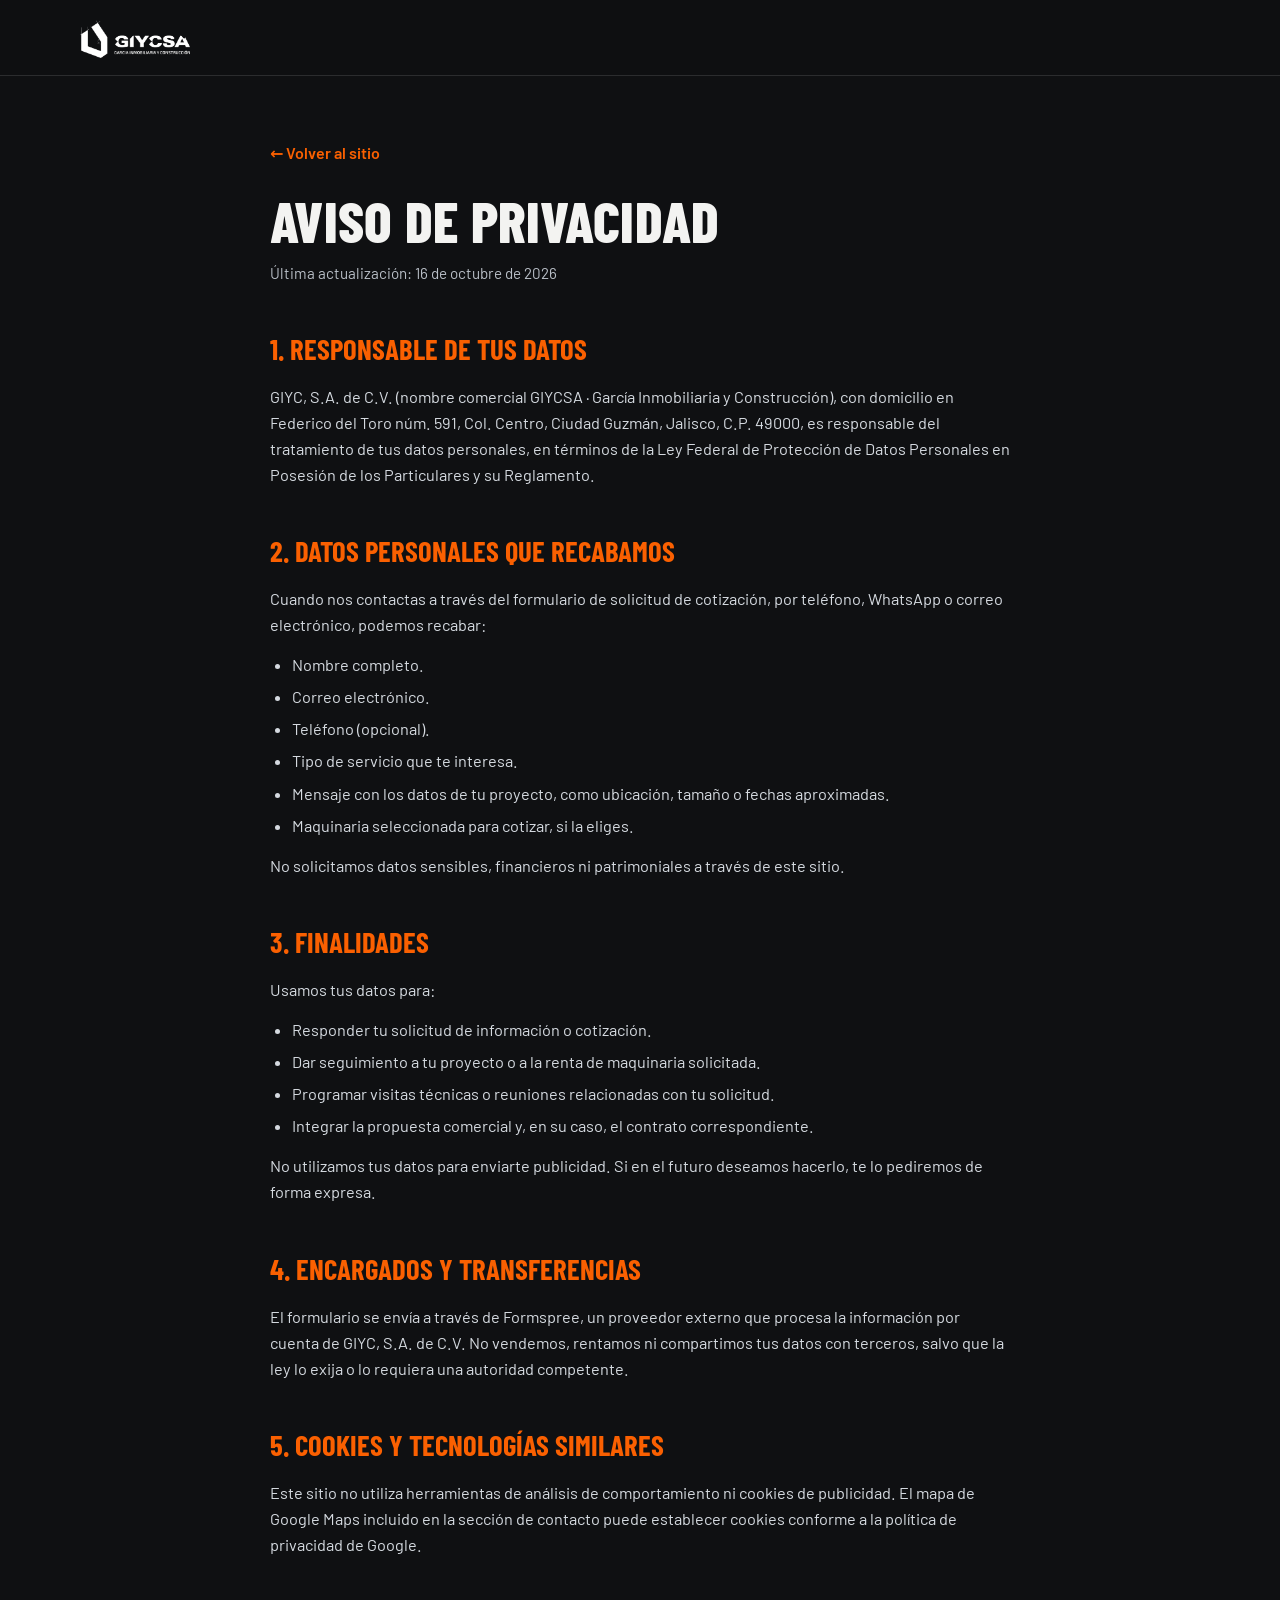
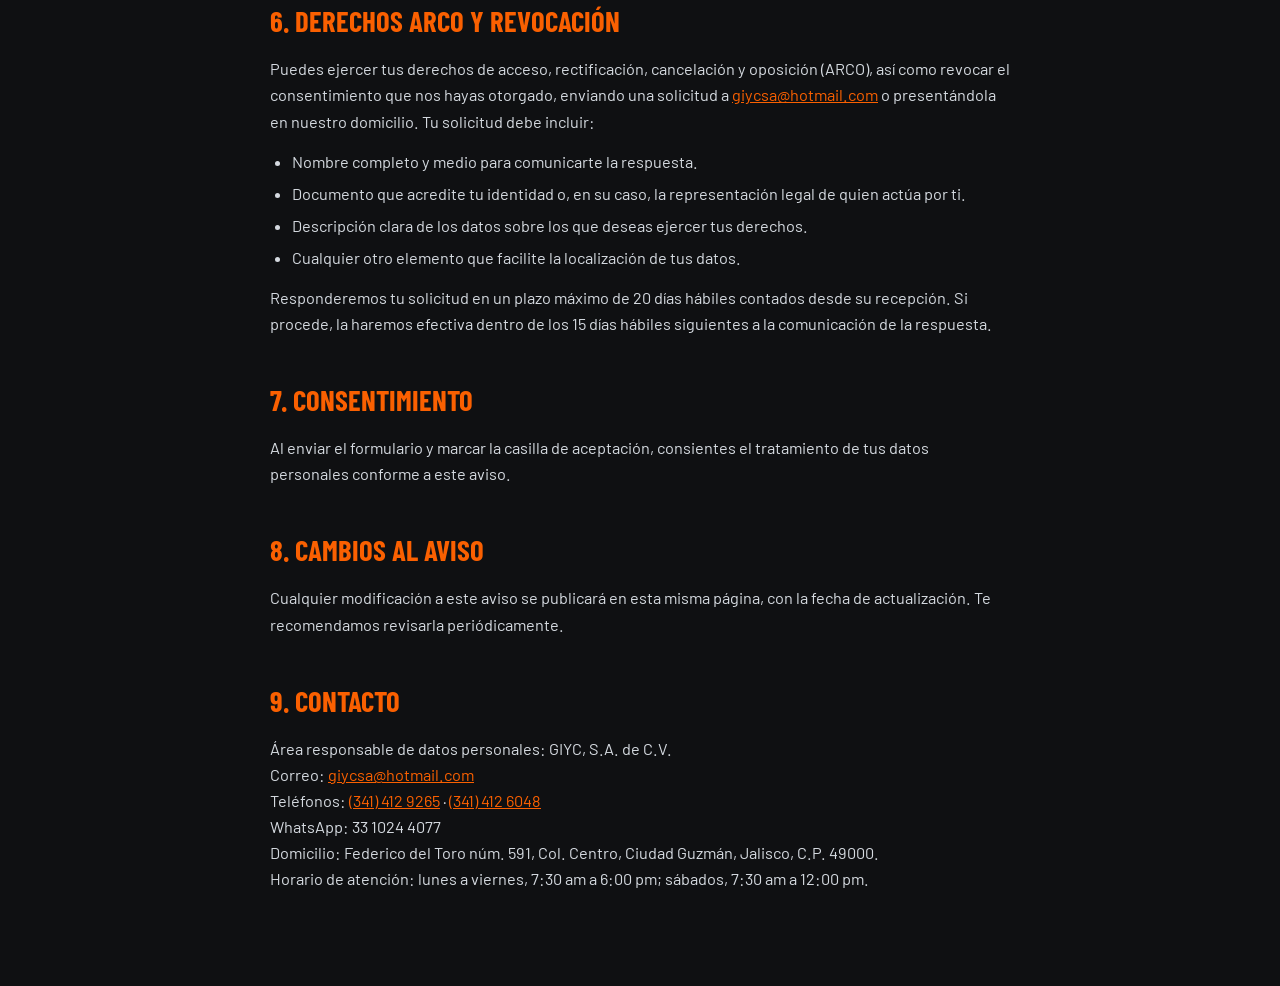
<file: aviso-de-privacidad.html>
<!DOCTYPE html>
<html lang="es-MX">
<head>
    <meta charset="UTF-8">
    <meta name="viewport" content="width=device-width, initial-scale=1">
    <title>Aviso de privacidad | GIYC SA de CV</title>
    <meta name="description" content="Aviso de privacidad de GIYC SA de CV: datos que recabamos, finalidades y cómo ejercer tus derechos.">
    <meta name="theme-color" content="#0f1012">
    <meta name="robots" content="index, follow">
    <link rel="icon" type="image/png" href="logo-giycsa.png">
    <link rel="preconnect" href="https://fonts.googleapis.com">
    <link rel="preconnect" href="https://fonts.gstatic.com" crossorigin>
    <link rel="stylesheet" href="https://fonts.googleapis.com/css2?family=Barlow:wght@400;500;600;700&family=Barlow+Condensed:wght@600;700;800&display=swap">
    <link rel="stylesheet" href="style.css">
    <style>
        .legal { padding: 140px 0 80px; }
        .legal .container { max-width: 820px; }
        .legal h1 { font-family: var(--font-display); font-size: clamp(2.4rem, 7vw, 3.6rem); font-weight: 800; text-transform: uppercase; line-height: 1; margin-bottom: 12px; }
        .legal h2 { font-family: var(--font-display); font-size: 1.8rem; font-weight: 700; text-transform: uppercase; color: var(--orange); margin: 40px 0 12px; }
        .legal p, .legal li { color: #d5dae0; margin-bottom: 14px; font-size: 1.02rem; }
        .legal ul { list-style: disc; padding-left: 22px; margin-bottom: 14px; }
        .legal li { margin-bottom: 6px; }
        .legal a { color: var(--orange); }
        .legal .meta { color: var(--text-light-muted); font-size: 0.95rem; margin-bottom: 30px; }
        .legal-back { display: inline-flex; margin-bottom: 26px; color: #fff; text-decoration: none; font-weight: 600; }
        .legal-back:hover { color: var(--orange); }
        .legal-top { position: fixed; inset: 0 0 auto 0; height: var(--header-h); z-index: 50; background: rgba(15,16,18,.96); border-bottom: 1px solid var(--line-dark); display: flex; align-items: center; }
        .legal-top img { height: 40px; width: auto; }
    </style>
</head>
<body>

    <!-- Texto redactado a partir de los datos del currículum 2026. Revisar con asesor legal antes de publicar. -->

    <header class="legal-top">
        <div class="container" style="width:100%">
            <a href="index.html"><img src="logo-giycsa-blanco.png" alt="GIYC SA de CV"></a>
        </div>
    </header>

    <main class="legal">
        <div class="container">
            <a class="legal-back" href="index.html">← Volver al sitio</a>

            <h1>Aviso de privacidad</h1>
            <p class="meta">Última actualización: 16 de octubre de 2026</p>

            <h2>1. Responsable de tus datos</h2>
            <p>GIYC, S.A. de C.V. (nombre comercial GIYCSA · García Inmobiliaria y Construcción), con domicilio en Federico del Toro núm. 591, Col. Centro, Ciudad Guzmán, Jalisco, C.P. 49000, es responsable del tratamiento de tus datos personales, en términos de la Ley Federal de Protección de Datos Personales en Posesión de los Particulares y su Reglamento.</p>

            <h2>2. Datos personales que recabamos</h2>
            <p>Cuando nos contactas a través del formulario de solicitud de cotización, por teléfono, WhatsApp o correo electrónico, podemos recabar:</p>
            <ul>
                <li>Nombre completo.</li>
                <li>Correo electrónico.</li>
                <li>Teléfono (opcional).</li>
                <li>Tipo de servicio que te interesa.</li>
                <li>Mensaje con los datos de tu proyecto, como ubicación, tamaño o fechas aproximadas.</li>
                <li>Maquinaria seleccionada para cotizar, si la eliges.</li>
            </ul>
            <p>No solicitamos datos sensibles, financieros ni patrimoniales a través de este sitio.</p>

            <h2>3. Finalidades</h2>
            <p>Usamos tus datos para:</p>
            <ul>
                <li>Responder tu solicitud de información o cotización.</li>
                <li>Dar seguimiento a tu proyecto o a la renta de maquinaria solicitada.</li>
                <li>Programar visitas técnicas o reuniones relacionadas con tu solicitud.</li>
                <li>Integrar la propuesta comercial y, en su caso, el contrato correspondiente.</li>
            </ul>
            <p>No utilizamos tus datos para enviarte publicidad. Si en el futuro deseamos hacerlo, te lo pediremos de forma expresa.</p>

            <h2>4. Encargados y transferencias</h2>
            <p>El formulario se envía a través de Formspree, un proveedor externo que procesa la información por cuenta de GIYC, S.A. de C.V. No vendemos, rentamos ni compartimos tus datos con terceros, salvo que la ley lo exija o lo requiera una autoridad competente.</p>

            <h2>5. Cookies y tecnologías similares</h2>
            <p>Este sitio no utiliza herramientas de análisis de comportamiento ni cookies de publicidad. El mapa de Google Maps incluido en la sección de contacto puede establecer cookies conforme a la política de privacidad de Google.</p>

            <h2>6. Derechos ARCO y revocación</h2>
            <p>Puedes ejercer tus derechos de acceso, rectificación, cancelación y oposición (ARCO), así como revocar el consentimiento que nos hayas otorgado, enviando una solicitud a <a href="mailto:giycsa@hotmail.com">giycsa@hotmail.com</a> o presentándola en nuestro domicilio. Tu solicitud debe incluir:</p>
            <ul>
                <li>Nombre completo y medio para comunicarte la respuesta.</li>
                <li>Documento que acredite tu identidad o, en su caso, la representación legal de quien actúa por ti.</li>
                <li>Descripción clara de los datos sobre los que deseas ejercer tus derechos.</li>
                <li>Cualquier otro elemento que facilite la localización de tus datos.</li>
            </ul>
            <p>Responderemos tu solicitud en un plazo máximo de 20 días hábiles contados desde su recepción. Si procede, la haremos efectiva dentro de los 15 días hábiles siguientes a la comunicación de la respuesta.</p>

            <h2>7. Consentimiento</h2>
            <p>Al enviar el formulario y marcar la casilla de aceptación, consientes el tratamiento de tus datos personales conforme a este aviso.</p>

            <h2>8. Cambios al aviso</h2>
            <p>Cualquier modificación a este aviso se publicará en esta misma página, con la fecha de actualización. Te recomendamos revisarla periódicamente.</p>

            <h2>9. Contacto</h2>
            <p>Área responsable de datos personales: GIYC, S.A. de C.V.<br>
            Correo: <a href="mailto:giycsa@hotmail.com">giycsa@hotmail.com</a><br>
            Teléfonos: <a href="tel:+523414129265">(341) 412 9265</a> · <a href="tel:+523414126048">(341) 412 6048</a><br>
            WhatsApp: 33 1024 4077<br>
            Domicilio: Federico del Toro núm. 591, Col. Centro, Ciudad Guzmán, Jalisco, C.P. 49000.<br>
            Horario de atención: lunes a viernes, 7:30 am a 6:00 pm; sábados, 7:30 am a 12:00 pm.</p>
        </div>
    </main>

</body>
</html>
</file>
<file: style.css>
/* =========================================================================
   GIYC SA de CV · Hoja de estilos
   Enfoque: primero celular (mobile first), luego tablet (960px+) y escritorio (1100px+).
   Paleta tomada del logotipo: negro grafito y naranja.
   ========================================================================= */

/* ---------- 1. Variables ---------- */
:root {
    --ink: #0f1012;          /* negro grafito: fondo principal */
    --ink-2: #17191c;        /* tarjetas sobre fondo oscuro */
    --ink-3: #22252a;
    --line-dark: rgba(255, 255, 255, 0.12);

    --concrete: #efefec;     /* concreto claro: secciones claras */
    --concrete-2: #e2e2de;
    --paper: #ffffff;
    --text-dark: #15171a;
    --text-dark-muted: #4f555d;

    --text-light: #f3f3f1;
    --text-light-muted: #b8bec6;

    --orange: #fa6001;       /* naranja del logo */
    --orange-hover: #ff7a24;
    --orange-deep: #b84500;  /* naranja para texto sobre fondo claro (contraste AA) */

    --radius: 14px;
    --radius-sm: 9px;
    --header-h: 68px;
    --container: 1200px;
    --gutter: clamp(18px, 4vw, 40px);
    /* Margen lateral de los carruseles: alinea las tarjetas con el contenedor */
    --edge: max(var(--gutter), calc((100vw - var(--container)) / 2 + var(--gutter)));

    --font-body: 'Barlow', system-ui, -apple-system, 'Segoe UI', Roboto, Helvetica, Arial, sans-serif;
    --font-display: 'Barlow Condensed', 'Arial Narrow', var(--font-body);
    --ease: cubic-bezier(0.2, 0.7, 0.2, 1);
}

/* ---------- 2. Base ---------- */
*,
*::before,
*::after {
    box-sizing: border-box;
}

html {
    -webkit-text-size-adjust: 100%;
    scroll-behavior: smooth;
    scroll-padding-top: calc(var(--header-h) + 8px);
}

body {
    margin: 0;
    font-family: var(--font-body);
    font-size: 1rem;
    line-height: 1.6;
    color: var(--text-light);
    background: var(--ink);
    -webkit-font-smoothing: antialiased;
    overflow-x: hidden;
    padding-bottom: calc(64px + env(safe-area-inset-bottom));  /* espacio para la barra móvil */
}

body.nav-open {
    overflow: hidden;
}

img,
video,
svg {
    display: block;
    max-width: 100%;
}

img {
    height: auto;
}

button,
input,
select,
textarea {
    font: inherit;
    color: inherit;
}

a {
    color: inherit;
}

h1, h2, h3, h4, p, ul, ol, dl, dd, figure, address {
    margin: 0;
    font-style: normal;
}

ul, ol {
    padding: 0;
    list-style: none;
}

:focus-visible {
    outline: 3px solid var(--orange);
    outline-offset: 3px;
    border-radius: 4px;
}

.sr-only,
.visually-hidden {
    position: absolute;
    width: 1px;
    height: 1px;
    margin: -1px;
    padding: 0;
    overflow: hidden;
    clip: rect(0, 0, 0, 0);
    border: 0;
    white-space: nowrap;
}

.hp {
    position: absolute;
    left: -10000px;
    width: 1px;
    height: 1px;
    opacity: 0;
}

.skip-link {
    position: absolute;
    left: 12px;
    top: -120px;
    z-index: 3000;
    padding: 10px 16px;
    border-radius: var(--radius-sm);
    background: var(--orange);
    color: var(--ink);
    font-weight: 700;
    text-decoration: none;
}

.skip-link:focus {
    top: 12px;
}

.container {
    width: 100%;
    max-width: var(--container);
    margin-inline: auto;
    padding-inline: var(--gutter);
}

.icon {
    width: 1.25em;
    height: 1.25em;
    flex: none;
    fill: none;
    stroke: currentColor;
    stroke-width: 2;
    stroke-linecap: round;
    stroke-linejoin: round;
}

/* ---------- 3. Tipografía y utilidades ---------- */
h1,
.section h2 {
    font-family: var(--font-display);
    font-weight: 800;
    text-transform: uppercase;
    letter-spacing: 0.005em;
}

.section h2 {
    font-size: clamp(2.1rem, 6vw, 3.6rem);
    line-height: 1;
    margin-bottom: 14px;
}

.lead {
    font-size: clamp(1rem, 2.4vw, 1.15rem);
    line-height: 1.6;
    color: var(--text-light-muted);
    max-width: 62ch;
}

.eyebrow {
    display: inline-flex;
    align-items: center;
    gap: 10px;
    margin-bottom: 14px;
    font-family: var(--font-display);
    font-size: 0.92rem;
    font-weight: 700;
    letter-spacing: 0.1em;
    line-height: 1.3;
    text-transform: uppercase;
    color: var(--orange);
}

.eyebrow::before {
    content: '';
    width: 28px;
    height: 3px;
    background: currentColor;
}

.eyebrow--light {
    color: var(--orange);
}

.section--light .eyebrow {
    color: var(--orange-deep);
}

/* Franja de seguridad (como cinta de obra) */
.hazard {
    height: 12px;
    background: repeating-linear-gradient(-45deg, var(--orange) 0 18px, var(--ink) 18px 36px);
}

/* ---------- 4. Botones ---------- */
.btn {
    display: inline-flex;
    align-items: center;
    justify-content: center;
    gap: 10px;
    min-height: 50px;
    padding: 12px 24px;
    border: 2px solid transparent;
    border-radius: var(--radius-sm);
    font-family: var(--font-display);
    font-size: 1.15rem;
    font-weight: 700;
    letter-spacing: 0.05em;
    text-transform: uppercase;
    text-decoration: none;
    text-align: center;
    cursor: pointer;
    transition: background-color 0.2s, color 0.2s, border-color 0.2s, transform 0.15s var(--ease);
}

.btn:active {
    transform: translateY(1px);
}

.btn:disabled {
    opacity: 0.6;
    cursor: wait;
}

.btn--primary {
    background: var(--orange);
    color: var(--ink);
}

.btn--primary:hover {
    background: var(--orange-hover);
}

.btn--ghost {
    background: transparent;
    border-color: rgba(255, 255, 255, 0.55);
    color: #fff;
}

.btn--ghost:hover {
    background: #fff;
    color: var(--ink);
}

.btn--sm {
    min-height: 44px;
    padding: 8px 18px;
    font-size: 1.05rem;
}

.btn--block {
    width: 100%;
}

/* ---------- 5. Encabezado y menú ---------- */
.site-header {
    position: fixed;
    top: 0;
    left: 0;
    right: 0;
    z-index: 100;
    height: var(--header-h);
    background: rgba(15, 16, 18, 0.94);
    border-bottom: 1px solid transparent;
    transition: border-color 0.3s, background-color 0.3s;
}

.site-header.is-scrolled {
    border-color: var(--line-dark);
    background: rgba(15, 16, 18, 0.98);
}

.header-inner {
    height: 100%;
    display: flex;
    align-items: center;
    gap: 16px;
}

.brand {
    display: flex;
    align-items: center;
    margin-right: auto;
}

.brand img {
    height: 42px;
    width: auto;
}

.nav-toggle {
    display: inline-flex;
    align-items: center;
    gap: 8px;
    min-height: 44px;
    padding: 6px 10px;
    border: 1px solid var(--line-dark);
    border-radius: var(--radius-sm);
    background: transparent;
    color: #fff;
    font-family: var(--font-display);
    font-size: 1.05rem;
    font-weight: 700;
    letter-spacing: 0.06em;
    text-transform: uppercase;
    cursor: pointer;
}

.nav-toggle {
    position: relative;
    z-index: 101;     /* queda visible por encima del menú a pantalla completa */
}

.nav-toggle .icon {
    width: 24px;
    height: 24px;
}

.nav-toggle .icon--close,
.nav-toggle .lbl-close {
    display: none;
}

.nav-open .nav-toggle .icon--menu,
.nav-open .nav-toggle .lbl-open {
    display: none;
}

.nav-open .nav-toggle .icon--close,
.nav-open .nav-toggle .lbl-close {
    display: inline;
}

.brand {
    position: relative;
    z-index: 101;
}

/* Menú móvil: pantalla completa */
.main-nav {
    position: fixed;
    inset: 0;
    z-index: 99;
    display: flex;
    flex-direction: column;
    gap: 24px;
    padding: calc(var(--header-h) + 16px) var(--gutter) calc(32px + env(safe-area-inset-bottom));
    background: var(--ink);
    overflow-y: auto;
    opacity: 0;
    visibility: hidden;
    transition: opacity 0.25s, visibility 0.25s;
}

.nav-open .main-nav {
    opacity: 1;
    visibility: visible;
}

.main-nav ul {
    display: flex;
    flex-direction: column;
}

.main-nav a {
    display: flex;
    align-items: center;
    min-height: 60px;
    padding: 8px 0;
    border-bottom: 1px solid var(--line-dark);
    font-family: var(--font-display);
    font-size: 2rem;
    font-weight: 700;
    letter-spacing: 0.02em;
    text-transform: uppercase;
    text-decoration: none;
    color: #fff;
}

.main-nav a:hover,
.main-nav a:focus-visible {
    color: var(--orange);
}

.nav-panel-footer {
    display: grid;
    gap: 12px;
    margin-top: auto;
}

.nav-panel-footer .btn {
    width: 100%;
}

.header-cta {
    display: none;
}

/* ---------- 6. Hero (inicio) ---------- */
.hero {
    position: relative;
    min-height: 100vh;
    min-height: 100svh;
    display: flex;
    align-items: flex-end;
    padding-top: var(--header-h);
    overflow: hidden;
    isolation: isolate;
    background: var(--ink);
}

.hero__media {
    position: absolute;
    inset: 0;
    z-index: -2;
}

.hero__slide {
    position: absolute;
    inset: 0;
    width: 100%;
    height: 100%;
    object-fit: cover;
    object-position: center;
    opacity: 0;
    animation: hero-fade 36s infinite;
    animation-delay: calc(var(--i) * 4s);
}

@keyframes hero-fade {
    0% { opacity: 0; transform: scale(1.06); }
    2.8% { opacity: 1; }
    8.3% { opacity: 1; transform: scale(1); }
    11.1% { opacity: 0; }
    100% { opacity: 0; }
}

.hero__shade {
    position: absolute;
    inset: 0;
    background:
        linear-gradient(0deg, rgba(15, 16, 18, 0.96) 0%, rgba(15, 16, 18, 0.55) 55%, rgba(15, 16, 18, 0.35) 100%),
        linear-gradient(90deg, rgba(15, 16, 18, 0.6) 0%, rgba(15, 16, 18, 0) 80%);
}

.hero__content {
    position: relative;
    padding-top: 40px;
    padding-bottom: clamp(48px, 9vh, 96px);
}

.hero h1 {
    font-size: clamp(2.4rem, 10.5vw, 6rem);
    line-height: 0.95;
    margin-bottom: 18px;
    max-width: 12ch;
    color: #fff;
}

.hero__lead {
    font-size: clamp(1.05rem, 2.8vw, 1.3rem);
    color: #e3e6ea;
    max-width: 36ch;
    margin-bottom: 26px;
}

.hero__actions {
    display: grid;
    gap: 12px;
}

.hero__actions .btn {
    width: 100%;
}

.hero__stats {
    display: grid;
    grid-template-columns: repeat(2, 1fr);
    gap: 18px 16px;
    margin-top: 34px;
    padding-top: 20px;
    border-top: 1px solid var(--line-dark);
}

.hero__stats strong {
    display: block;
    font-family: var(--font-display);
    font-size: clamp(2rem, 6vw, 2.6rem);
    font-weight: 800;
    line-height: 1;
    color: var(--orange);
}

.hero__stats span {
    display: block;
    margin-top: 4px;
    font-size: 0.9rem;
    text-transform: uppercase;
    letter-spacing: 0.06em;
    color: var(--text-light-muted);
}

/* ---------- 7. Secciones ---------- */
.section {
    position: relative;
    padding: clamp(64px, 9vw, 112px) 0;
    scroll-margin-top: var(--header-h);
}

.section--light {
    background: var(--concrete);
    color: var(--text-dark);
}

.section--light .lead {
    color: var(--text-dark-muted);
}

.section--light .section h2,
.section--light h2 {
    color: var(--ink);
}

.section--dark {
    background: var(--ink);
}

.section--white {
    background: var(--paper);
    color: var(--text-dark);
}

.section--white h2 {
    color: var(--ink);
}

.section--white .lead {
    color: var(--text-dark-muted);
}

.section--white .eyebrow {
    color: var(--orange-deep);
}

.section-head {
    max-width: 760px;
    margin-bottom: clamp(28px, 4vw, 44px);
}

.section-head .lead {
    margin-top: 6px;
}

.subhead {
    font-family: var(--font-display);
    font-size: 1.6rem;
    font-weight: 700;
    text-transform: uppercase;
    letter-spacing: 0.02em;
    margin-bottom: 18px;
    padding-left: 2px;
}

.subhead--spaced {
    margin-top: clamp(48px, 7vw, 72px);
}

/* ---------- 8. Cuadrículas: obras, servicios, videos y maquinaria ---------- */
.grid {
    list-style: none;
    margin: 0;
    padding: 0;
    display: grid;
    grid-template-columns: 1fr;
    gap: 20px;
}

.grid > li {
    min-width: 0;
}

@media (min-width: 600px) {
    .grid--servicios,
    .grid--obras,
    .grid--maquinaria,
    .grid--videos {
        grid-template-columns: repeat(2, 1fr);
    }
}

@media (min-width: 960px) {
    .grid--servicios,
    .grid--obras,
    .grid--maquinaria {
        grid-template-columns: repeat(3, 1fr);
        gap: 28px;
    }

    .grid--videos {
        gap: 28px;
    }
}

@media (min-width: 1200px) {
    .grid--servicios {
        grid-template-columns: repeat(4, 1fr);
    }
}

/* Botón "Ver todas las obras": solo en celular */
.grid-more {
    display: none;
    margin-top: 28px;
    text-align: center;
}

.grid-more .btn[hidden] {
    display: none;
}

@media (max-width: 599px) {
    .grid--obras .is-extra {
        display: none;
    }

    .grid-more {
        display: block;
    }
}

/* ---------- 9. Tarjetas: servicios ---------- */
.service-card {
    position: relative;
    height: 440px;
    border-radius: var(--radius);
    overflow: hidden;
    display: flex;
    align-items: flex-end;
    background: var(--ink);
    color: #fff;
    isolation: isolate;
}

.service-card > img {
    position: absolute;
    inset: 0;
    width: 100%;
    height: 100%;
    object-fit: cover;
    z-index: -2;
    transition: transform 0.7s var(--ease);
}

.service-card::after {
    content: '';
    position: absolute;
    inset: 0;
    z-index: -1;
    background: linear-gradient(0deg, rgba(15, 16, 18, 0.95) 14%, rgba(15, 16, 18, 0.25) 64%);
}

.service-card::before {
    content: '';
    position: absolute;
    left: 0;
    right: 0;
    bottom: 0;
    height: 4px;
    z-index: 1;
    background: var(--orange);
    transform: scaleX(0);
    transform-origin: left;
    transition: transform 0.45s var(--ease);
}

.service-card__body {
    padding: 26px;
}

.service-card h3 {
    font-family: var(--font-display);
    font-size: 2rem;
    font-weight: 800;
    line-height: 1.02;
    text-transform: uppercase;
    margin-bottom: 10px;
}

.service-card p {
    font-size: 1rem;
    color: #dde1e6;
}

/* ---------- 10. Tarjetas: obras (fotos) ---------- */
.obra-card {
    position: relative;
    display: block;
    width: 100%;
    aspect-ratio: 4 / 3;
    padding: 0;
    border: 0;
    border-radius: var(--radius);
    overflow: hidden;
    background: var(--ink-3);
    color: #fff;
    text-align: left;
    cursor: pointer;
    isolation: isolate;
}

.obra-card > img {
    position: absolute;
    inset: 0;
    width: 100%;
    height: 100%;
    object-fit: cover;
    z-index: -2;
    transition: transform 0.7s var(--ease);
}

.obra-card::after {
    content: '';
    position: absolute;
    inset: 0;
    z-index: -1;
    background: linear-gradient(0deg, rgba(15, 16, 18, 0.92) 8%, rgba(15, 16, 18, 0) 58%);
}

.obra-card__caption {
    position: absolute;
    left: 0;
    right: 0;
    bottom: 0;
    display: flex;
    flex-direction: column;
    gap: 8px;
    padding: 22px 24px;
}

.obra-card__title {
    font-family: var(--font-display);
    font-size: 1.8rem;
    font-weight: 800;
    line-height: 1.02;
    text-transform: uppercase;
}

.obra-card__more {
    display: inline-flex;
    align-items: center;
    gap: 8px;
    font-weight: 600;
    color: var(--orange);
}

.obra-card__more .icon {
    width: 18px;
    height: 18px;
    transition: transform 0.3s var(--ease);
}

/* ---------- 10b. Obras: encabezado con filtros ---------- */
.grid > li[hidden],
.chip[hidden] {
    display: none;
}

.obras-head {
    display: flex;
    flex-wrap: wrap;
    align-items: center;
    justify-content: space-between;
    gap: 16px 24px;
    margin-bottom: 18px;
}

.obras-head .subhead {
    margin: 0;
}

.filters {
    display: flex;
    flex-wrap: wrap;
    gap: 8px;
}

.chip {
    display: inline-flex;
    align-items: center;
    gap: 8px;
    min-height: 44px;
    padding: 8px 18px;
    border: 1px solid rgba(255, 255, 255, 0.28);
    border-radius: 999px;
    background: transparent;
    color: #e6e9ed;
    font: inherit;
    font-size: 0.95rem;
    font-weight: 600;
    cursor: pointer;
    transition: background-color 0.2s, color 0.2s, border-color 0.2s;
}

.chip:hover {
    border-color: var(--orange);
    color: #fff;
}

.chip[aria-pressed="true"] {
    background: var(--orange);
    border-color: var(--orange);
    color: var(--ink);
}

.chip__count {
    font-size: 0.8rem;
    opacity: 0.7;
    font-variant-numeric: tabular-nums;
}

.obra-card__meta {
    font-size: 0.78rem;
    font-weight: 600;
    letter-spacing: 0.08em;
    text-transform: uppercase;
    color: #d5dae0;
}

/* ---------- 11. Tarjetas: videos ---------- */
.video-card {
    height: 100%;
    display: flex;
    flex-direction: column;
    background: var(--ink-2);
    border: 1px solid var(--line-dark);
    border-radius: var(--radius);
    overflow: hidden;
}

.video-card__frame {
    position: relative;
    aspect-ratio: 16 / 9;
    background: #000;
    overflow: hidden;
}

/* Video vertical: se muestra completo, con franjas, dentro del mismo marco 16:9 */
.video-card--portrait video {
    object-fit: contain;
}

.video-card video {
    width: 100%;
    height: 100%;
    object-fit: cover;
}

.video-card__toggle {
    position: absolute;
    right: 12px;
    bottom: 12px;
    width: 52px;
    height: 52px;
    display: grid;
    place-items: center;
    border: 0;
    border-radius: 50%;
    background: rgba(15, 16, 18, 0.82);
    color: #fff;
    cursor: pointer;
    transition: background-color 0.2s, color 0.2s;
}

.video-card__toggle:hover,
.video-card__toggle:focus-visible {
    background: var(--orange);
    color: var(--ink);
}

.video-card__toggle .icon {
    width: 22px;
    height: 22px;
}

.video-card__toggle .icon--pause {
    display: none;
}

.video-card.is-playing .icon--play {
    display: none;
}

.video-card.is-playing .icon--pause {
    display: block;
}

.video-card figcaption {
    padding: 18px 20px 22px;
}

.video-card h4 {
    font-family: var(--font-display);
    font-size: 1.5rem;
    font-weight: 800;
    line-height: 1.08;
    text-transform: uppercase;
    margin-bottom: 6px;
}

.video-card p {
    font-size: 0.98rem;
    color: var(--text-light-muted);
}

/* ---------- 12. Tarjetas: maquinaria ---------- */
.machine-card {
    height: 100%;
    display: flex;
    flex-direction: column;
    background: var(--paper);
    border: 1px solid #dcdcd7;
    border-radius: var(--radius);
    overflow: hidden;
    box-shadow: 0 16px 34px -22px rgba(0, 0, 0, 0.35);
    color: var(--text-dark);
}

.machine-card__media {
    aspect-ratio: 4 / 3;
    background: var(--concrete-2);
    overflow: hidden;
}

.machine-card__media img {
    width: 100%;
    height: 100%;
    object-fit: cover;
}

.machine-card__body {
    flex: 1;
    display: flex;
    flex-direction: column;
    gap: 14px;
    padding: 20px 20px 22px;
}

.machine-card__head {
    display: flex;
    align-items: flex-start;
    justify-content: space-between;
    gap: 12px;
}

.machine-card h3 {
    font-family: var(--font-display);
    font-size: 1.6rem;
    font-weight: 800;
    line-height: 1.02;
    text-transform: uppercase;
    color: var(--ink);
}

.specs {
    display: grid;
    grid-template-columns: 1fr 1fr;
    gap: 12px 16px;
    margin-top: auto;
}

.specs dt {
    font-size: 0.78rem;
    font-weight: 600;
    letter-spacing: 0.08em;
    text-transform: uppercase;
    color: var(--text-dark-muted);
}

.specs dd {
    margin: 0;
    font-weight: 700;
    font-size: 1.05rem;
    color: var(--text-dark);
}

.specs .specs__full {
    grid-column: 1 / -1;
    padding: 10px 12px;
    border-radius: 8px;
    background: #fff0e6;
    display: flex;
    justify-content: space-between;
    align-items: center;
}

.specs .specs__full dd {
    color: var(--orange-deep);
    font-family: var(--font-display);
    font-size: 1.2rem;
    text-transform: uppercase;
}

/* Casilla de selección grande y clara */
.check {
    position: relative;
    display: inline-flex;
    align-items: center;
    gap: 10px;
    min-height: 44px;
    padding: 6px 4px;
    font-weight: 600;
    font-size: 0.95rem;
    user-select: none;
    cursor: pointer;
    white-space: nowrap;
}

.check input {
    position: absolute;
    opacity: 0;
    width: 1px;
    height: 1px;
    margin: 0;
}

.check__box {
    width: 26px;
    height: 26px;
    flex: none;
    display: grid;
    place-items: center;
    border: 2px solid var(--ink);
    border-radius: 7px;
    background: #fff;
    transition: background-color 0.2s, border-color 0.2s;
}

.check__box .icon {
    width: 18px;
    height: 18px;
    stroke: var(--ink);
    stroke-width: 3;
    opacity: 0;
}

.check input:checked + .check__box {
    background: var(--orange);
    border-color: var(--orange);
}

.check input:checked + .check__box .icon {
    opacity: 1;
}

.check input:focus-visible + .check__box {
    outline: 3px solid var(--orange);
    outline-offset: 3px;
}

.quote-bar {
    display: flex;
    flex-wrap: wrap;
    align-items: center;
    justify-content: space-between;
    gap: 14px;
    margin-bottom: 28px;
    padding: 16px 20px;
    border-radius: var(--radius);
    background: var(--ink);
    color: #fff;
}

.quote-bar__hint {
    color: var(--text-light-muted);
    font-size: 0.95rem;
}

/* ---------- 14. Clientes (logos en movimiento) ---------- */
.logos {
    overflow: hidden;
    -webkit-mask-image: linear-gradient(90deg, transparent, #000 8%, #000 92%, transparent);
    mask-image: linear-gradient(90deg, transparent, #000 8%, #000 92%, transparent);
}

.logos__track {
    display: flex;
    align-items: center;
    --logo-gap: 72px;
    gap: var(--logo-gap);
    width: max-content;
    padding: 18px 0;
    animation: logos-scroll 42s linear infinite;
}

.logos li {
    flex: none;
}

.logos img {
    height: 124px;
    width: auto;
    max-width: 280px;
    object-fit: contain;
    filter: grayscale(100%);
    opacity: 0.8;
    transition: filter 0.3s, opacity 0.3s;
}

.logos img:hover {
    filter: none;
    opacity: 1;
}

@keyframes logos-scroll {
    from { transform: translateX(0); }
    to { transform: translateX(calc(-50% - var(--logo-gap) / 2)); }
}

/* Celular: logos un poco más pequeños; el carrusel sigue en movimiento */
@media (max-width: 767px) {
    .logos__track {
        --logo-gap: 40px;
    }

    .logos img {
        height: 96px;
        max-width: 200px;
    }
}

/* ---------- 15. Contacto ---------- */
.contact-grid {
    display: grid;
    gap: clamp(40px, 6vw, 72px);
}

.contact-list {
    display: grid;
    gap: 20px;
    margin: 30px 0;
}

.contact-list li {
    display: flex;
    gap: 16px;
    align-items: flex-start;
}

.contact-list__icon {
    width: 50px;
    height: 50px;
    flex: none;
    display: grid;
    place-items: center;
    border-radius: 12px;
    background: var(--orange);
    color: var(--ink);
}

.contact-list div > span {
    display: block;
    font-size: 0.8rem;
    font-weight: 600;
    letter-spacing: 0.1em;
    text-transform: uppercase;
    color: var(--text-light-muted);
}

.contact-list a,
.contact-list address {
    display: inline-flex;
    align-items: center;
    min-height: 44px;
    font-size: 1.2rem;
    font-weight: 600;
    color: #fff;
    text-decoration: none;
    overflow-wrap: anywhere;
}

.contact-list a:hover {
    color: var(--orange);
}

.social p {
    margin-bottom: 12px;
    font-size: 0.85rem;
    font-weight: 600;
    letter-spacing: 0.1em;
    text-transform: uppercase;
    color: var(--text-light-muted);
}

.social__links {
    display: flex;
    gap: 12px;
}

.social__links a {
    width: 50px;
    height: 50px;
    display: grid;
    place-items: center;
    border: 1px solid rgba(255, 255, 255, 0.4);
    border-radius: 50%;
    color: #fff;
    transition: background-color 0.2s, color 0.2s, border-color 0.2s;
}

.social__links a:hover {
    background: var(--orange);
    border-color: var(--orange);
    color: var(--ink);
}

.social__links .icon {
    width: 22px;
    height: 22px;
}

.contact-form {
    display: grid;
    gap: 18px;
    padding: clamp(22px, 4vw, 36px);
    background: var(--ink-2);
    border: 1px solid var(--line-dark);
    border-radius: var(--radius);
}

.contact-form h3 {
    font-family: var(--font-display);
    font-size: 1.9rem;
    font-weight: 800;
    text-transform: uppercase;
    line-height: 1;
}

.field {
    display: grid;
    gap: 8px;
}

.field label {
    font-weight: 600;
    font-size: 0.98rem;
}

.optional {
    font-weight: 400;
    color: var(--text-light-muted);
}

.field input:not([type="checkbox"]),
.field select,
.field textarea {
    width: 100%;
    min-height: 52px;
    padding: 12px 14px;
    border: 1px solid rgba(255, 255, 255, 0.2);
    border-radius: var(--radius-sm);
    background: #0b0c0e;
    color: #fff;
    font-size: 16px; /* evita el zoom automático en iOS */
}

.field textarea {
    min-height: 130px;
    resize: vertical;
}

.field select {
    appearance: auto;
}

.field input:not([type="checkbox"]):focus,
.field select:focus,
.field textarea:focus {
    outline: none;
    border-color: var(--orange);
    box-shadow: 0 0 0 3px rgba(250, 96, 1, 0.35);
}

.field-row {
    display: grid;
    gap: 18px;
}

.field--check {
    display: flex;
    align-items: flex-start;
    gap: 12px;
}

.field--check input {
    width: 24px;
    height: 24px;
    margin-top: 2px;
    flex: none;
    accent-color: var(--orange);
}

.field--check label {
    font-weight: 400;
    color: var(--text-light-muted);
    font-size: 0.95rem;
}

.field--check label a {
    color: #fff;
    text-decoration: underline;
    text-underline-offset: 3px;
}

.picked {
    padding: 12px 14px;
    border-left: 4px solid var(--orange);
    border-radius: 6px;
    background: rgba(250, 96, 1, 0.1);
    font-size: 0.98rem;
}

.form-status {
    min-height: 1.6em;
    font-weight: 600;
}

.form-status.is-ok {
    color: #8fe3a8;
}

.form-status.is-error {
    color: #ffb4a2;
}

.map {
    margin-top: clamp(44px, 6vw, 64px);
}

.map iframe {
    width: 100%;
    height: 320px;
    border: 0;
    border-radius: var(--radius);
    display: block;
    filter: grayscale(0.25) contrast(1.05);
}

/* ---------- 16. Pie de página ---------- */
.site-footer {
    background: #08090a;
    color: var(--text-light-muted);
    padding-top: 56px;
    border-top: 6px solid var(--orange);
}

.footer-grid {
    display: grid;
    gap: 36px;
}

.footer-logo {
    width: 180px;
    height: auto;
    margin-bottom: 14px;
}

.footer-tagline {
    max-width: 40ch;
    font-size: 0.98rem;
}

.footer-nav {
    display: grid;
    grid-template-columns: 1fr 1fr;
    gap: 10px 20px;
    align-content: start;
}

.footer-nav a,
.footer-contact a {
    color: #fff;
    text-decoration: none;
}

.footer-nav a:hover,
.footer-contact a:hover {
    color: var(--orange);
}

.footer-contact p {
    margin-bottom: 8px;
}

.footer-bottom {
    margin-top: 44px;
    padding-top: 20px;
    padding-bottom: 24px;
    border-top: 1px solid var(--line-dark);
    font-size: 0.9rem;
}

/* ---------- 17. Barra móvil de acciones rápidas ---------- */
.mobile-bar {
    position: fixed;
    left: 0;
    right: 0;
    bottom: 0;
    z-index: 90;
    display: grid;
    grid-template-columns: 1fr 1fr 1.25fr;
    background: var(--ink);
    border-top: 1px solid var(--line-dark);
    padding-bottom: env(safe-area-inset-bottom);
}

.mobile-bar a {
    min-height: 62px;
    display: flex;
    flex-direction: column;
    align-items: center;
    justify-content: center;
    gap: 2px;
    color: #fff;
    text-decoration: none;
    font-size: 0.82rem;
    font-weight: 600;
    letter-spacing: 0.03em;
}

.mobile-bar .icon {
    width: 22px;
    height: 22px;
}

.mobile-bar a.is-primary {
    background: var(--orange);
    color: var(--ink);
}

/* ---------- 18. Diálogos: obra y foto ampliada ---------- */
.dialog {
    width: min(960px, calc(100vw - 24px));
    max-height: calc(100vh - 24px);
    max-height: calc(100dvh - 24px);
    padding: 0;
    border: 1px solid var(--line-dark);
    border-radius: var(--radius);
    background: var(--ink-2);
    color: var(--text-light);
    overflow: hidden;
    box-shadow: 0 30px 80px rgba(0, 0, 0, 0.6);
}

.dialog::backdrop {
    background: rgba(0, 0, 0, 0.82);
    backdrop-filter: blur(4px);
}

.dialog[open] {
    animation: dialog-in 0.3s var(--ease);
}

@keyframes dialog-in {
    from { opacity: 0; transform: translateY(14px); }
    to { opacity: 1; transform: none; }
}

.dialog__inner {
    position: relative;
    max-height: calc(100dvh - 24px);
    overflow-y: auto;
}

.dialog__close-wrap {
    position: sticky;
    top: 0;
    z-index: 2;
    display: flex;
    justify-content: flex-end;
    margin-bottom: -56px;
    padding: 10px;
    pointer-events: none;
}

.dialog__close,
.lightbox__close {
    pointer-events: auto;
    width: 48px;
    height: 48px;
    display: grid;
    place-items: center;
    border: 0;
    border-radius: 50%;
    background: rgba(15, 16, 18, 0.85);
    color: #fff;
    cursor: pointer;
}

.dialog__close:hover,
.lightbox__close:hover {
    background: var(--orange);
    color: var(--ink);
}

.dialog__body {
    padding: clamp(24px, 4vw, 40px);
}

.dialog__body h3 {
    font-family: var(--font-display);
    font-size: clamp(2rem, 5vw, 2.8rem);
    font-weight: 800;
    line-height: 1.02;
    text-transform: uppercase;
    margin-bottom: 14px;
    color: #fff;
}

.dialog__desc {
    font-size: 1.08rem;
    color: #d5dae0;
    max-width: 70ch;
    margin-bottom: 26px;
}

.gallery {
    display: grid;
    grid-template-columns: repeat(auto-fill, minmax(220px, 1fr));
    gap: 12px;
}

.gallery:empty {
    display: none;
}

.gallery img {
    width: 100%;
    aspect-ratio: 4 / 3;
    object-fit: cover;
    border-radius: 10px;
    cursor: zoom-in;
    transition: transform 0.3s var(--ease), opacity 0.3s;
}

.lightbox {
    width: 100vw;
    height: 100vh;
    height: 100dvh;
    max-width: none;
    max-height: none;
    padding: 0;
    border: 0;
    background: transparent;
    overflow: hidden;
}

.lightbox::backdrop {
    background: rgba(0, 0, 0, 0.96);
}

.lightbox[open] {
    display: grid;
    place-items: center;
}

.lightbox img {
    max-width: 94vw;
    max-height: 90dvh;
    object-fit: contain;
    border-radius: 6px;
    cursor: zoom-out;
}

.lightbox__close-wrap {
    position: absolute;
    top: 12px;
    right: 12px;
    z-index: 2;
}

/* ---------- 18b. Modal de obra: datos, botón y flechas de la galería ---------- */
.dialog__foot {
    display: flex;
    flex-wrap: wrap;
    align-items: center;
    justify-content: space-between;
    gap: 14px 20px;
    margin: 0 0 24px;
}

.dialog__count {
    font-weight: 600;
    color: #d5dae0;
}

.lightbox__nav {
    position: absolute;
    top: 50%;
    z-index: 2;
    width: 52px;
    height: 52px;
    display: grid;
    place-items: center;
    border: 1px solid rgba(255, 255, 255, 0.3);
    border-radius: 50%;
    background: rgba(15, 16, 18, 0.85);
    color: #fff;
    cursor: pointer;
    transform: translateY(-50%);
    transition: background-color 0.2s, color 0.2s;
}

.lightbox__nav:hover {
    background: var(--orange);
    color: var(--ink);
}

.lightbox__nav .icon {
    width: 24px;
    height: 24px;
}

.lightbox__nav--prev { left: 12px; }
.lightbox__nav--next { right: 12px; }

.lightbox__nav[hidden],
.lightbox__count[hidden] {
    display: none;
}

.lightbox__count {
    position: absolute;
    left: 0;
    right: 0;
    bottom: 16px;
    margin: 0;
    text-align: center;
    font-weight: 600;
    color: #e6e9ed;
}

/* ---------- 20. Información del currículum 2026 ---------- */
.info-block {
    margin-top: clamp(48px, 7vw, 72px);
}

.info-note {
    margin-top: 14px;
    max-width: 80ch;
}

/* Especialidades (sección clara) */
.specs-grid {
    list-style: none;
    margin: 0;
    padding: 0;
    display: grid;
    gap: 14px;
}

.specs-grid li {
    padding: 0;
    background: var(--paper);
    border-left: 4px solid var(--orange);
    border-radius: var(--radius);
}

.specs-grid h4 {
    font-family: var(--font-display);
    font-size: 1.2rem;
    font-weight: 700;
    text-transform: uppercase;
    color: var(--ink);
    margin-bottom: 6px;
}

.specs-grid p {
    margin: 0;
    font-size: 0.95rem;
    color: var(--text-dark-muted);
}

/* Especialidades: cada una se despliega para ver el alcance completo */
.spec summary {
    position: relative;
    padding: 18px 52px 18px 22px;
    cursor: pointer;
    list-style: none;
}

.spec summary::-webkit-details-marker {
    display: none;
}

.spec summary::after {
    content: '+';
    position: absolute;
    right: 22px;
    top: 50%;
    transform: translateY(-50%);
    font-size: 1.6rem;
    line-height: 1;
    color: var(--orange);
}

.spec[open] summary::after {
    content: '–';
}

.spec summary h4 {
    margin: 0 0 4px;
}

.spec__short {
    display: block;
    font-size: 0.95rem;
    color: var(--text-dark-muted);
}

.spec > p {
    margin: 0;
    padding: 0 22px 18px;
}

@media (min-width: 768px) {
    .specs-grid { grid-template-columns: 1fr 1fr; }
}

@media (min-width: 1100px) {
    .specs-grid { grid-template-columns: 1fr 1fr 1fr; }
}

/* Gestión integral: pasos */
.steps {
    list-style: none;
    margin: 0;
    padding: 0;
    display: grid;
    gap: 12px;
}

.steps li {
    display: grid;
    grid-template-columns: 64px 1fr;
    background: var(--paper);
    border-radius: var(--radius);
    overflow: hidden;
}

.steps__n {
    display: grid;
    place-items: center;
    background: var(--orange);
    color: var(--ink);
    font-family: var(--font-display);
    font-size: 1.5rem;
    font-weight: 800;
}

.steps h4 {
    margin: 14px 18px 2px;
    font-family: var(--font-display);
    font-size: 1.15rem;
    font-weight: 700;
    text-transform: uppercase;
    color: var(--ink);
}

.steps p {
    margin: 0 18px 14px;
    font-size: 0.95rem;
    color: var(--text-dark-muted);
}

/* Capacidad operativa: cifras */
.stats-grid {
    list-style: none;
    margin: 0;
    padding: 0;
    display: grid;
    grid-template-columns: repeat(2, 1fr);
    gap: 12px;
}

.stats-grid li {
    padding: 18px;
    background: var(--ink);
    color: #fff;
    border-radius: var(--radius);
}

.stats-grid strong {
    display: block;
    font-family: var(--font-display);
    font-size: 2.4rem;
    font-weight: 800;
    line-height: 1;
    color: var(--orange);
}

.stats-grid span {
    font-size: 0.9rem;
    color: #d5dae0;
}

@media (min-width: 768px) {
    .stats-grid { grid-template-columns: repeat(3, 1fr); }
}

@media (min-width: 1100px) {
    .stats-grid { grid-template-columns: repeat(6, 1fr); }
}

/* Fotos del currículum */
.cv-banner {
    margin: 28px 0 0;
}

.cv-banner img,
.cv-photos img {
    width: 100%;
    aspect-ratio: 16 / 9;
    object-fit: cover;
    border-radius: var(--radius);
}

.cv-photos {
    display: grid;
    gap: 18px;
    margin-top: 28px;
}

.cv-photos figcaption {
    margin-top: 8px;
    font-size: 0.85rem;
    text-align: center;
    color: var(--text-dark-muted);
}

@media (min-width: 768px) {
    .cv-photos { grid-template-columns: 1fr 1fr; }
}

/* Tablas */
.table-wrap {
    overflow-x: auto;
    -webkit-overflow-scrolling: touch;
}

.equip-table,
.obras-table,
.datos-table {
    width: 100%;
    border-collapse: collapse;
    font-size: 0.95rem;
}

.equip-table th,
.equip-table td,
.obras-table td,
.datos-table th,
.datos-table td {
    padding: 12px 14px;
    text-align: left;
    vertical-align: top;
}

/* Equipo (sección clara) */
.equip-table {
    color: var(--ink);
}

.equip-table thead th {
    background: var(--ink);
    color: #fff;
    font-size: 0.8rem;
    text-transform: uppercase;
    letter-spacing: 0.06em;
}

.equip-table tbody tr:nth-child(odd) {
    background: var(--paper);
}

.equip-table tbody th {
    width: 34%;
    font-weight: 600;
}

/* Obras y datos (sección oscura) */
.obras-table,
.datos-table {
    color: #e6e9ed;
}

.obras-table thead th {
    padding: 12px 14px;
    background: rgba(255, 255, 255, 0.08);
    color: #fff;
    font-size: 0.8rem;
    text-transform: uppercase;
    letter-spacing: 0.06em;
    text-align: left;
}

.obras-table tbody tr {
    border-bottom: 1px solid rgba(255, 255, 255, 0.08);
}

.obras-table tbody tr:nth-child(even) {
    background: rgba(255, 255, 255, 0.03);
}

.obras-table td:first-child {
    width: 36%;
    font-weight: 600;
    color: #fff;
}

.datos-table tr {
    border-bottom: 1px solid rgba(255, 255, 255, 0.08);
}

.datos-table th {
    width: 36%;
    font-weight: 600;
    color: #fff;
}

.datos-table td {
    color: #d5dae0;
}

.datos-table a {
    color: var(--orange);
}

.datos { margin-top: clamp(40px, 6vw, 64px); }

@media (max-width: 767px) {
    .obras-table thead { display: none; }

    .obras-table,
    .obras-table tbody,
    .obras-table tr,
    .obras-table td {
        display: block;
        width: 100%;
    }

    .obras-table tr {
        padding: 12px 0;
    }

    .obras-table td {
        padding: 2px 4px;
        border: 0;
    }

    .obras-table td::before {
        content: attr(data-label);
        display: block;
        font-size: 0.72rem;
        font-weight: 600;
        letter-spacing: 0.08em;
        text-transform: uppercase;
        color: #9aa3ad;
    }
}

@media (max-width: 599px) {
    .datos-table,
    .datos-table tbody,
    .datos-table tr,
    .datos-table th,
    .datos-table td {
        display: block;
        width: 100%;
    }

    .datos-table th {
        padding-bottom: 0;
    }

    .datos-table td {
        padding-top: 2px;
    }
}

/* Categorías de obras: acordeón */
.cat-list {
    margin-top: 8px;
}

.cat-details {
    margin-bottom: 12px;
    border: 1px solid rgba(255, 255, 255, 0.12);
    border-radius: var(--radius);
    background: rgba(255, 255, 255, 0.02);
}

.cat-details summary {
    display: flex;
    align-items: center;
    gap: 12px;
    min-height: 56px;
    padding: 14px 20px;
    cursor: pointer;
    list-style: none;
    font-family: var(--font-display);
    font-size: 1.25rem;
    font-weight: 700;
    text-transform: uppercase;
    color: #fff;
}

.cat-details summary::-webkit-details-marker {
    display: none;
}

.cat-details summary span {
    margin-left: auto;
    font-family: var(--font-body);
    font-size: 0.85rem;
    font-weight: 500;
    text-transform: none;
    color: #c9ced5;
}

.cat-details summary::after {
    content: '+';
    font-size: 1.6rem;
    line-height: 1;
    color: var(--orange);
}

.cat-details[open] summary::after {
    content: '–';
}

.cat-details > .info-note,
.cat-details > .table-wrap {
    padding-left: 20px;
    padding-right: 20px;
}

.cat-details > .table-wrap {
    padding-bottom: 16px;
}

/* Clientes por sector (sección clara) */
.clients-lists {
    display: grid;
    gap: 36px;
}

.client-list {
    list-style: none;
    margin: 0;
    padding: 0;
    display: grid;
    gap: 8px;
}

.client-list li {
    padding: 12px 16px;
    background: var(--concrete);
    border-left: 3px solid var(--orange);
    border-radius: 6px;
    font-weight: 500;
    color: var(--text-dark);
}

@media (min-width: 768px) {
    .clients-lists { grid-template-columns: 1fr 1fr; }
}

/* ---------- 19. Animación de entrada (solo si hay JavaScript) ---------- */
.js .reveal {
    opacity: 0;
    transform: translateY(22px);
    transition: opacity 0.8s var(--ease), transform 0.8s var(--ease);
}

.js .reveal.is-visible {
    opacity: 1;
    transform: none;
}

/* =========================================================================
   20. RESPONSIVE
   ========================================================================= */

/* Tablet */
@media (min-width: 600px) {
    .hero__actions {
        grid-template-columns: auto auto;
        justify-content: start;
    }

    .hero__actions .btn {
        width: auto;
    }

    .field-row {
        grid-template-columns: 1fr 1fr;
    }

    .footer-grid {
        grid-template-columns: 1.3fr 1fr;
    }

    .footer-grid > .footer-contact {
        grid-column: 1 / -1;
    }
}

@media (min-width: 768px) {
    .hero__stats {
        grid-template-columns: repeat(4, 1fr);
        gap: 16px 20px;
    }
}

/* Escritorio: navegación completa y barra móvil oculta */
@media (min-width: 1100px) {
    :root {
        --header-h: 76px;
    }

    .brand img {
        height: 46px;
    }

    .nav-toggle {
        display: none;
    }

    .main-nav {
        position: static;
        flex-direction: row;
        gap: 0;
        padding: 0;
        background: none;
        opacity: 1;
        visibility: visible;
        overflow: visible;
    }

    .main-nav ul {
        flex-direction: row;
        gap: 26px;
    }

    .main-nav a {
        min-height: 0;
        padding: 6px 0;
        border: 0;
        font-size: 1.1rem;
        font-weight: 600;
        letter-spacing: 0.06em;
        position: relative;
    }

    .main-nav a::after {
        content: '';
        position: absolute;
        left: 0;
        right: 0;
        bottom: -6px;
        height: 2px;
        background: var(--orange);
        transform: scaleX(0);
        transform-origin: left;
        transition: transform 0.3s var(--ease);
    }

    .main-nav a:hover::after,
    .main-nav a:focus-visible::after {
        transform: scaleX(1);
    }

    .main-nav .nav-panel-footer {
        display: none;
    }

    .header-cta {
        display: inline-flex;
        margin-left: 12px;
    }

    .mobile-bar {
        display: none;
    }

    body {
        padding-bottom: 0;
    }

    .hero__content {
        padding-top: 56px;
    }

    .hero__shade {
        background:
            linear-gradient(0deg, rgba(15, 16, 18, 0.9) 0%, rgba(15, 16, 18, 0) 45%),
            linear-gradient(90deg, rgba(15, 16, 18, 0.92) 0%, rgba(15, 16, 18, 0.55) 55%, rgba(15, 16, 18, 0.2) 100%);
    }

    .service-card {
        height: 480px;
    }

    .contact-grid {
        grid-template-columns: 5fr 6fr;
    }

    .footer-grid {
        grid-template-columns: 1.4fr 1fr 1fr;
    }

    .footer-grid > .footer-contact {
        grid-column: auto;
    }

    .footer-nav {
        grid-template-columns: 1fr;
    }

    .map iframe {
        height: 420px;
    }
}

/* Escritorio con mouse: flechas visibles y arrastre */
@media (min-width: 1100px) and (hover: hover) and (pointer: fine) {

    .service-card:hover > img,
    .obra-card:hover > img {
        transform: scale(1.05);
    }

    .service-card:hover::before {
        transform: scaleX(1);
    }

    .obra-card:hover .obra-card__more .icon {
        transform: translateX(4px);
    }

    .machine-card:hover .machine-card__media img {
        transition: transform 0.6s var(--ease);
    }

    .machine-card:hover .machine-card__media img {
        transform: scale(1.04);
    }

    .gallery img:hover {
        opacity: 0.85;
        transform: scale(1.02);
    }
}

/* Preferencias de movimiento reducido */
@media (prefers-reduced-motion: reduce) {
    html {
        scroll-behavior: auto;
    }

    *,
    *::before,
    *::after {
        animation-duration: 0.001ms !important;
        animation-iteration-count: 1 !important;
        transition-duration: 0.001ms !important;
    }

    .hero__slide {
        animation: none;
        opacity: 0;
    }

    .hero__slide:first-child {
        opacity: 1;
    }

    .logos__track {
        animation: none;
        flex-wrap: wrap;
        width: auto;
        justify-content: center;
        gap: 28px 40px;
    }

    .logos__dup {
        display: none;
    }

    .logos {
        -webkit-mask-image: none;
        mask-image: none;
    }

    .js .reveal {
        opacity: 1;
        transform: none;
    }
}
</file>
